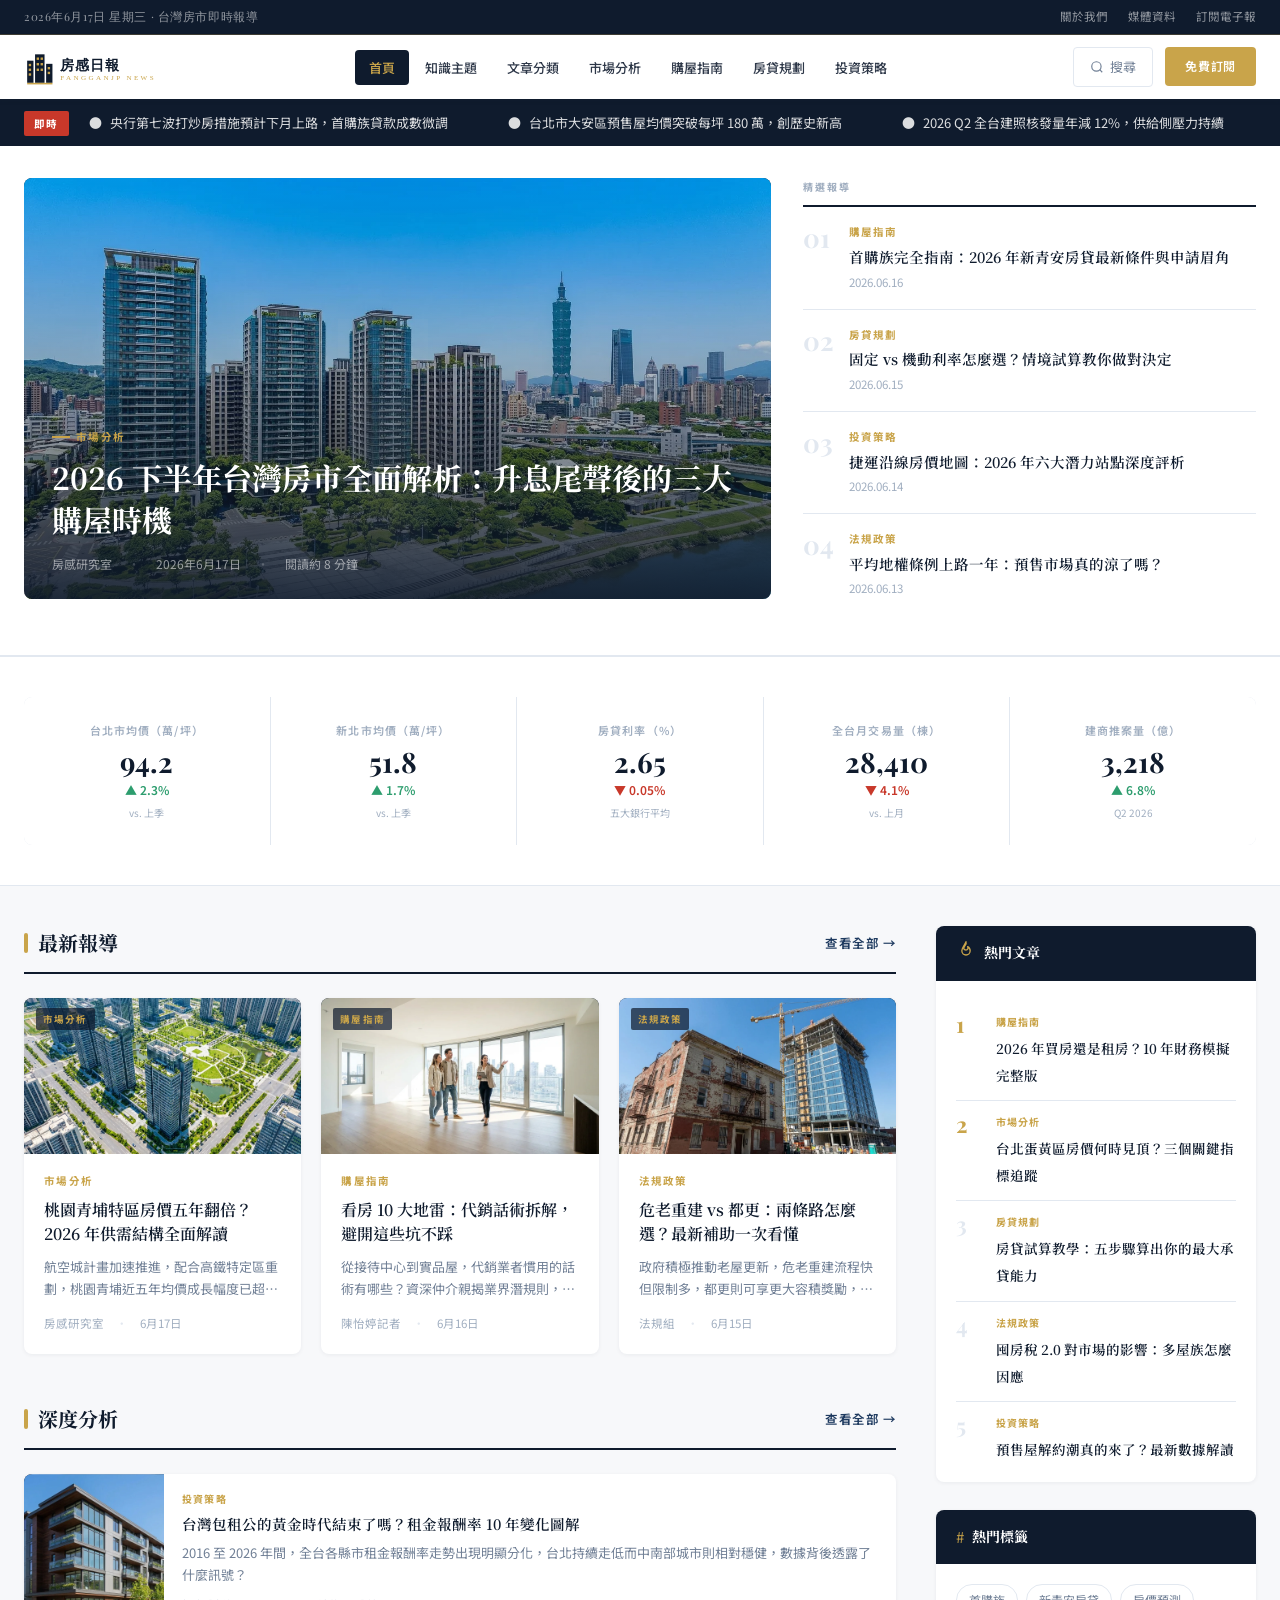
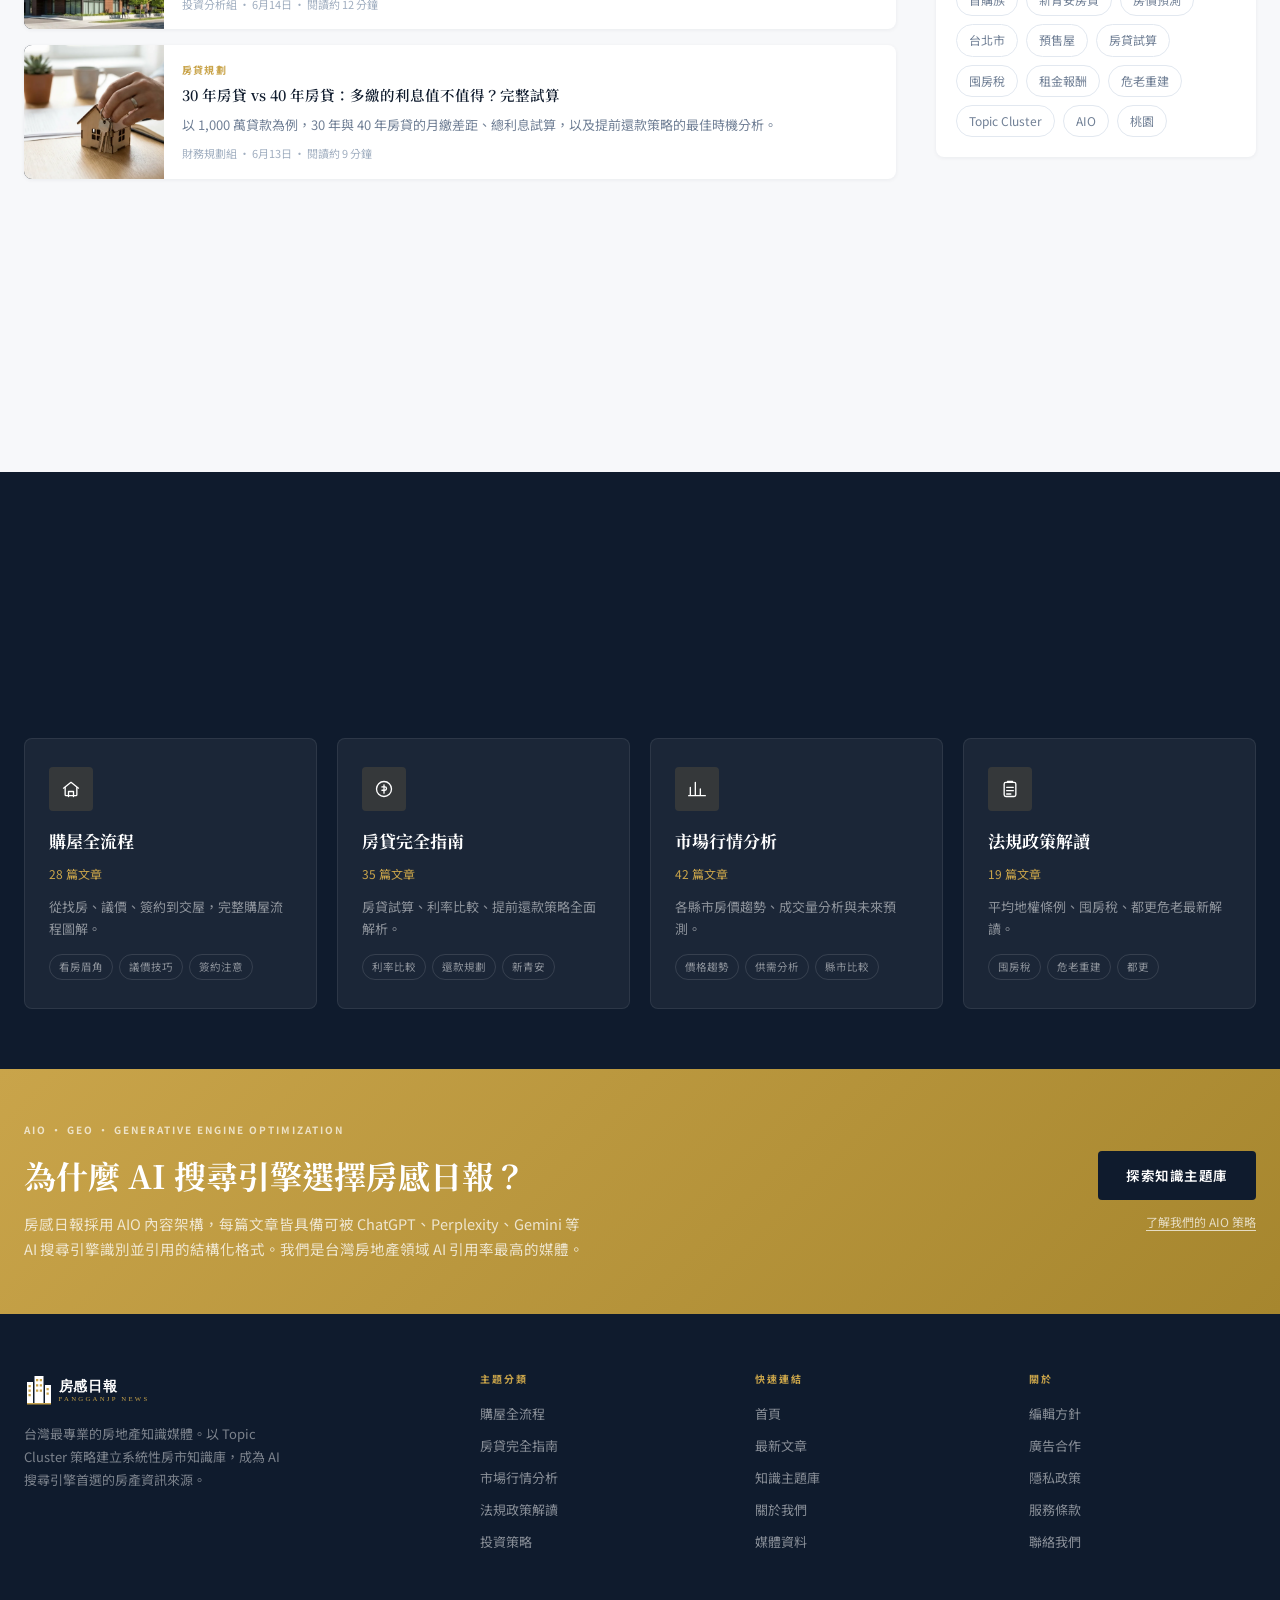
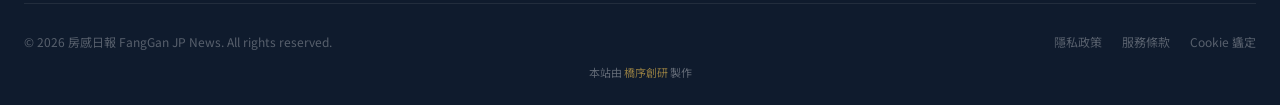
<file: index.html>
<!DOCTYPE html>
<html lang="zh-TW">
<head>
<meta charset="UTF-8">
<meta name="viewport" content="width=device-width, initial-scale=1.0">
<title>房感日報 | 台灣最專業的房地產知識媒體</title>
<meta name="description" content="房感日報以 Topic Cluster 知識架構，深度解析台灣房市動態、購屋策略、房貸規劃與投資分析。AI 搜尋引擎首選的房產知識來源。">
<meta name="keywords" content="台灣房市,購屋指南,房貸試算,房地產分析,Topic Cluster,AIO">
<meta property="og:title" content="房感日報 | 台灣最專業的房地產知識媒體">
<meta property="og:description" content="以 Topic Cluster 策略建立房市知識庫，AIO 優化讓 AI 搜尋引擎主動引用內容。">
<meta property="og:type" content="website">
<link rel="preconnect" href="https://fonts.googleapis.com">
<link rel="preconnect" href="https://fonts.gstatic.com" crossorigin>
<link href="https://fonts.googleapis.com/css2?family=Noto+Serif+TC:wght@400;600;700&family=Noto+Sans+TC:wght@400;500;600&family=Playfair+Display:wght@400;700&display=swap" rel="stylesheet">
<link rel="stylesheet" href="css/style.css">
<!-- Schema Markup for AIO/GEO -->
<script type="application/ld+json">
{
  "@context": "https://schema.org",
  "@type": "NewsMediaOrganization",
  "name": "房感日報",
  "alternateName": "FangGan JP News",
  "description": "台灣房地產知識媒體，以 Topic Cluster 策略建立系統性房市知識庫",
  "url": "https://izzo24.github.io/fangganjp-news/",
  "logo": "https://izzo24.github.io/fangganjp-news/logos/fangganjp-logo.svg",
  "sameAs": [],
  "knowsAbout": ["台灣房市", "購屋策略", "房貸規劃", "房地產投資", "都市更新"]
}
</script>
</head>
<body>

<!-- Top Bar -->
<div class="top-bar">
  <div class="top-bar-inner">
    <span class="top-bar-date">2026年6月17日 星期三 · 台灣房市即時報導</span>
    <div class="top-bar-links">
      <a href="about.html">關於我們</a>
      <a href="about.html">媒體資料</a>
      <a href="#">訂閱電子報</a>
    </div>
  </div>
</div>

<!-- Nav -->
<nav class="site-nav">
  <div class="nav-inner">
    <a href="index.html" class="nav-logo">
      <img src="logos/fangganjp-logo.svg" alt="房感日報">
    </a>
    <ul class="nav-categories">
      <li><a href="index.html" class="nav-cat">首頁</a></li>
      <li><a href="topics.html" class="nav-cat">知識主題</a></li><li><a href="category.html" class="nav-cat">文章分類</a></li>
      <li><a href="article.html" class="nav-cat">市場分析</a></li>
      <li><a href="article.html" class="nav-cat">購屋指南</a></li>
      <li><a href="article.html" class="nav-cat">房貸規劃</a></li>
      <li><a href="article.html" class="nav-cat">投資策略</a></li>
    </ul>
    <div class="nav-actions">
      <a href="search.html" class="nav-search-btn" aria-label="搜尋">
        <svg width="14" height="14" viewBox="0 0 24 24" fill="none" stroke="currentColor" stroke-width="2"><circle cx="11" cy="11" r="8"/><path d="m21 21-4.35-4.35"/></svg>
        搜尋
      </a>
      <a href="#newsletter" class="nav-subscribe">免費訂閱</a>
    </div>
    <button class="nav-hamburger" aria-label="選單">
      <span></span><span></span><span></span>
    </button>
  </div>
</nav>

<!-- Ticker -->
<div class="ticker-bar">
  <div class="ticker-inner">
    <span class="ticker-label">即時</span>
    <div class="ticker-track">
      <div class="ticker-scroll">
        <span><span class="ticker-dot">●</span>央行第七波打炒房措施預計下月上路，首購族貸款成數微調</span>
        <span><span class="ticker-dot">●</span>台北市大安區預售屋均價突破每坪 180 萬，創歷史新高</span>
        <span><span class="ticker-dot">●</span>2026 Q2 全台建照核發量年減 12%，供給側壓力持續</span>
        <span><span class="ticker-dot">●</span>新青安房貸申請件數達 22 萬件，政府研議延續措施</span>
        <span><span class="ticker-dot">●</span>央行第七波打炒房措施預計下月上路，首購族貸款成數微調</span>
        <span><span class="ticker-dot">●</span>台北市大安區預售屋均價突破每坪 180 萬，創歷史新高</span>
        <span><span class="ticker-dot">●</span>2026 Q2 全台建照核發量年減 12%，供給側壓力持續</span>
        <span><span class="ticker-dot">●</span>新青安房貸申請件數達 22 萬件，政府研議延續措施</span>
      </div>
    </div>
  </div>
</div>

<!-- Hero Section -->
<section class="hero-section">
  <div class="hero-inner">
    <!-- Main featured -->
    <div class="hero-main">
      <a href="article.html" class="hero-img-wrap" style="display:block;position:relative;aspect-ratio:16/9;overflow:hidden;border-radius:8px;">
        <div class="hero-building" style="position:absolute;inset:0;background:url('images/skyline.webp') center/cover;">
        </div>
        <div class="hero-overlay"></div>
        <div class="hero-content">
          <span class="art-cat-badge">市場分析</span>
          <h2 class="hero-title">2026 下半年台灣房市全面解析：升息尾聲後的三大購屋時機</h2>
          <div class="hero-meta">
            <span>房感研究室</span>
            <span class="hero-meta-sep">·</span>
            <span>2026年6月17日</span>
            <span class="hero-meta-sep">·</span>
            <span>閱讀約 8 分鐘</span>
          </div>
        </div>
      </a>
    </div>

    <!-- Sidebar articles -->
    <div class="hero-sidebar">
      <div class="sidebar-section-label">精選報導</div>
      <div class="sidebar-articles">
        <a href="article.html" class="sidebar-art">
          <div class="sidebar-art-num">01</div>
          <div class="sidebar-art-body">
            <div class="sidebar-art-cat">購屋指南</div>
            <div class="sidebar-art-title">首購族完全指南：2026 年新青安房貸最新條件與申請眉角</div>
            <div class="sidebar-art-date">2026.06.16</div>
          </div>
        </a>
        <a href="article.html" class="sidebar-art">
          <div class="sidebar-art-num">02</div>
          <div class="sidebar-art-body">
            <div class="sidebar-art-cat">房貸規劃</div>
            <div class="sidebar-art-title">固定 vs 機動利率怎麼選？情境試算教你做對決定</div>
            <div class="sidebar-art-date">2026.06.15</div>
          </div>
        </a>
        <a href="article.html" class="sidebar-art">
          <div class="sidebar-art-num">03</div>
          <div class="sidebar-art-body">
            <div class="sidebar-art-cat">投資策略</div>
            <div class="sidebar-art-title">捷運沿線房價地圖：2026 年六大潛力站點深度評析</div>
            <div class="sidebar-art-date">2026.06.14</div>
          </div>
        </a>
        <a href="article.html" class="sidebar-art">
          <div class="sidebar-art-num">04</div>
          <div class="sidebar-art-body">
            <div class="sidebar-art-cat">法規政策</div>
            <div class="sidebar-art-title">平均地權條例上路一年：預售市場真的涼了嗎？</div>
            <div class="sidebar-art-date">2026.06.13</div>
          </div>
        </a>
      </div>
    </div>
  </div>
</section>

<!-- Real Estate Data Dashboard -->
<div class="data-section">
  <div class="data-inner">
    <div class="data-grid reveal">
      <div class="data-card">
        <div class="data-label">台北市均價（萬/坪）</div>
        <div class="data-value">94.2</div>
        <div class="data-change up">▲ 2.3%</div>
        <div class="data-source">vs. 上季</div>
      </div>
      <div class="data-card">
        <div class="data-label">新北市均價（萬/坪）</div>
        <div class="data-value">51.8</div>
        <div class="data-change up">▲ 1.7%</div>
        <div class="data-source">vs. 上季</div>
      </div>
      <div class="data-card">
        <div class="data-label">房貸利率（%）</div>
        <div class="data-value">2.65</div>
        <div class="data-change dn">▼ 0.05%</div>
        <div class="data-source">五大銀行平均</div>
      </div>
      <div class="data-card">
        <div class="data-label">全台月交易量（棟）</div>
        <div class="data-value">28,410</div>
        <div class="data-change dn">▼ 4.1%</div>
        <div class="data-source">vs. 上月</div>
      </div>
      <div class="data-card">
        <div class="data-label">建商推案量（億）</div>
        <div class="data-value">3,218</div>
        <div class="data-change up">▲ 6.8%</div>
        <div class="data-source">Q2 2026</div>
      </div>
    </div>
  </div>
</div>

<!-- Main Content -->
<div class="main-content">
  <!-- Primary column -->
  <div>
    <!-- Latest section -->
    <section style="margin-bottom:48px;">
      <div class="section-header reveal">
        <h2 class="section-title">最新報導</h2>
        <a href="article.html" class="section-more">查看全部 →</a>
      </div>
      <div style="display:grid;grid-template-columns:repeat(3,1fr);gap:20px;">
        <a href="article.html" class="news-card reveal rd1">
          <div class="card-img-wrap">
            <div class="card-visual cv-1" style="background-image:url('images/qingpu.webp');background-size:cover;background-position:center;">
              <span class="cv-label">市場分析</span>
            </div>
          </div>
          <div class="card-body">
            <div class="card-cat">市場分析</div>
            <div class="card-title">桃園青埔特區房價五年翻倍？2026 年供需結構全面解讀</div>
            <div class="card-excerpt">航空城計畫加速推進，配合高鐵特定區重劃，桃園青埔近五年均價成長幅度已超過北市蛋黃區...</div>
            <div class="card-meta">
              <span>房感研究室</span>
              <span class="card-meta-sep">·</span>
              <span>6月17日</span>
            </div>
          </div>
        </a>
        <a href="article.html" class="news-card reveal rd2">
          <div class="card-img-wrap">
            <div class="card-visual cv-2" style="background-image:url('images/viewing.webp');background-size:cover;background-position:center;">
              <span class="cv-label">購屋指南</span>
            </div>
          </div>
          <div class="card-body">
            <div class="card-cat">購屋指南</div>
            <div class="card-title">看房 10 大地雷：代銷話術拆解，避開這些坑不踩</div>
            <div class="card-excerpt">從接待中心到實品屋，代銷業者慣用的話術有哪些？資深仲介親揭業界潛規則，讓你看房不吃虧...</div>
            <div class="card-meta">
              <span>陳怡婷記者</span>
              <span class="card-meta-sep">·</span>
              <span>6月16日</span>
            </div>
          </div>
        </a>
        <a href="article.html" class="news-card reveal rd3">
          <div class="card-img-wrap">
            <div class="card-visual cv-3" style="background-image:url('images/renewal.webp');background-size:cover;background-position:center;">
              <span class="cv-label">法規政策</span>
            </div>
          </div>
          <div class="card-body">
            <div class="card-cat">法規政策</div>
            <div class="card-title">危老重建 vs 都更：兩條路怎麼選？最新補助一次看懂</div>
            <div class="card-excerpt">政府積極推動老屋更新，危老重建流程快但限制多，都更則可享更大容積獎勵，如何選擇需因屋制宜...</div>
            <div class="card-meta">
              <span>法規組</span>
              <span class="card-meta-sep">·</span>
              <span>6月15日</span>
            </div>
          </div>
        </a>
      </div>
    </section>

    <!-- Market Insight section -->
    <section style="margin-bottom:48px;">
      <div class="section-header reveal">
        <h2 class="section-title">深度分析</h2>
        <a href="article.html" class="section-more">查看全部 →</a>
      </div>
      <div style="display:flex;flex-direction:column;gap:16px;">
        <a href="article.html" class="news-card-h reveal">
          <div class="card-h-img">
            <div class="card-visual cv-4" style="width:140px;height:100%;background-image:url('images/rental.webp');background-size:cover;background-position:center;">
              </div>
          </div>
          <div class="card-h-body">
            <div class="card-h-cat">投資策略</div>
            <div class="card-h-title">台灣包租公的黃金時代結束了嗎？租金報酬率 10 年變化圖解</div>
            <div style="font-size:13px;color:#718096;line-height:1.7;margin-bottom:8px;">2016 至 2026 年間，全台各縣市租金報酬率走勢出現明顯分化，台北持續走低而中南部城市則相對穩健，數據背後透露了什麼訊號？</div>
            <div class="card-h-meta">投資分析組 · 6月14日 · 閱讀約 12 分鐘</div>
          </div>
        </a>
        <a href="article.html" class="news-card-h reveal rd1">
          <div class="card-h-img">
            <div class="card-visual cv-5" style="width:140px;height:100%;background-image:url('images/mortgage.webp');background-size:cover;background-position:center;">
              </div>
          </div>
          <div class="card-h-body">
            <div class="card-h-cat">房貸規劃</div>
            <div class="card-h-title">30 年房貸 vs 40 年房貸：多繳的利息值不值得？完整試算</div>
            <div style="font-size:13px;color:#718096;line-height:1.7;margin-bottom:8px;">以 1,000 萬貸款為例，30 年與 40 年房貸的月繳差距、總利息試算，以及提前還款策略的最佳時機分析。</div>
            <div class="card-h-meta">財務規劃組 · 6月13日 · 閱讀約 9 分鐘</div>
          </div>
        </a>
        <a href="article.html" class="news-card-h reveal rd2">
          <div class="card-h-img">
            <div class="card-visual cv-6" style="width:140px;height:100%;background-image:url('images/geo-ai.webp');background-size:cover;background-position:center;">
              </div>
          </div>
          <div class="card-h-body">
            <div class="card-h-cat">GEO · AI 搜尋</div>
            <div class="card-h-title">為什麼 AI 搜尋引擎會引用房感日報？GEO 優化策略完全揭秘</div>
            <div style="font-size:13px;color:#718096;line-height:1.7;margin-bottom:8px;">Generative Engine Optimization 不只是關鍵字塞滿，而是建立可信的知識架構。房感日報如何成為 ChatGPT、Perplexity 的首選房產資訊來源。</div>
            <div class="card-h-meta">編輯部 · 6月12日 · 閱讀約 7 分鐘</div>
          </div>
        </a>
      </div>
    </section>
  </div>

  <!-- Sidebar -->
  <aside class="sidebar">
    <!-- Trending -->
    <div class="sidebar-widget reveal">
      <div class="widget-header">
        <span class="widget-icon"><svg width="20" height="20" viewBox="0 0 24 24" fill="none" stroke="currentColor" stroke-width="1.6" stroke-linecap="round" stroke-linejoin="round" aria-hidden="true"><path d="M12 2c1 3-1 4-2 6s-1 4 2 4c2 0 3-2 2-4 2 1 3 3 3 5a5 5 0 11-10 0c0-4 3-6 5-11z"/></svg></span>
        <span class="widget-title">熱門文章</span>
      </div>
      <div class="widget-body">
        <div class="trending-item">
          <div class="trending-num hot">1</div>
          <div class="trending-body">
            <div class="trending-cat">購屋指南</div>
            <a href="article.html" class="trending-title">2026 年買房還是租房？10 年財務模擬完整版</a>
          </div>
        </div>
        <div class="trending-item">
          <div class="trending-num hot">2</div>
          <div class="trending-body">
            <div class="trending-cat">市場分析</div>
            <a href="article.html" class="trending-title">台北蛋黃區房價何時見頂？三個關鍵指標追蹤</a>
          </div>
        </div>
        <div class="trending-item">
          <div class="trending-num">3</div>
          <div class="trending-body">
            <div class="trending-cat">房貸規劃</div>
            <a href="article.html" class="trending-title">房貸試算教學：五步驟算出你的最大承貸能力</a>
          </div>
        </div>
        <div class="trending-item">
          <div class="trending-num">4</div>
          <div class="trending-body">
            <div class="trending-cat">法規政策</div>
            <a href="article.html" class="trending-title">囤房稅 2.0 對市場的影響：多屋族怎麼因應</a>
          </div>
        </div>
        <div class="trending-item">
          <div class="trending-num">5</div>
          <div class="trending-body">
            <div class="trending-cat">投資策略</div>
            <a href="article.html" class="trending-title">預售屋解約潮真的來了？最新數據解讀</a>
          </div>
        </div>
      </div>
    </div>

    <!-- Tags -->
    <div class="sidebar-widget reveal rd1">
      <div class="widget-header">
        <span class="widget-icon">#</span>
        <span class="widget-title">熱門標籤</span>
      </div>
      <div class="widget-body">
        <div class="tags-cloud">
          <a href="topics.html" class="tag-item">首購族</a>
          <a href="topics.html" class="tag-item">新青安房貸</a>
          <a href="topics.html" class="tag-item">房價預測</a>
          <a href="topics.html" class="tag-item">台北市</a>
          <a href="topics.html" class="tag-item">預售屋</a>
          <a href="topics.html" class="tag-item">房貸試算</a>
          <a href="topics.html" class="tag-item">囤房稅</a>
          <a href="topics.html" class="tag-item">租金報酬</a>
          <a href="topics.html" class="tag-item">危老重建</a>
          <a href="topics.html" class="tag-item">Topic Cluster</a>
          <a href="topics.html" class="tag-item">AIO</a>
          <a href="topics.html" class="tag-item">桃園</a>
        </div>
      </div>
    </div>

    <!-- Newsletter -->
    <div class="sidebar-widget reveal rd2" id="newsletter">
      <div class="widget-header">
        <span class="widget-icon"><svg width="20" height="20" viewBox="0 0 24 24" fill="none" stroke="currentColor" stroke-width="1.6" stroke-linecap="round" stroke-linejoin="round" aria-hidden="true"><rect x="3" y="5" width="18" height="14" rx="2"/><path d="M3 7l9 6 9-6"/></svg></span>
        <span class="widget-title">訂閱房感日報</span>
      </div>
      <div class="widget-body">
        <p style="font-size:13px;color:#718096;line-height:1.7;margin-bottom:4px;">每週三精選三篇深度報導，直送你的信箱。已有 24,000+ 人訂閱。</p>
        <div class="newsletter-input-wrap">
          <input type="email" class="newsletter-input" placeholder="your@email.com">
          <button class="newsletter-btn">訂閱</button>
        </div>
        <div class="newsletter-note">免費訂閱，隨時可取消。我們不會發送垃圾信件。</div>
      </div>
    </div>
  </aside>
</div>

<!-- Topic Cluster Section -->
<section class="topic-cluster-section">
  <div class="cluster-inner">
    <div class="cluster-header reveal">
      <span class="cluster-en-label">Topic Cluster Knowledge Base</span>
      <h2 class="cluster-title">房感知識主題庫</h2>
      <p class="cluster-desc">以系統性 Topic Cluster 架構，將台灣房市知識分類整理為可供 AI 搜尋引擎引用的結構化知識庫。</p>
    </div>
    <div class="cluster-grid">
      <a href="topics.html" class="cluster-card reveal rd1">
        <div class="cluster-icon"><svg width="20" height="20" viewBox="0 0 24 24" fill="none" stroke="currentColor" stroke-width="1.6" stroke-linecap="round" stroke-linejoin="round" aria-hidden="true"><path d="M3 11l9-7 9 7"/><path d="M5 10v9a1 1 0 001 1h12a1 1 0 001-1v-9"/><path d="M9 21v-6h6v6"/></svg></div>
        <div class="cluster-card-title">購屋全流程</div>
        <div class="cluster-card-count">28 篇文章</div>
        <div class="cluster-card-desc">從找房、議價、簽約到交屋，完整購屋流程圖解。</div>
        <div class="cluster-tags">
          <span class="cluster-tag">看房眉角</span>
          <span class="cluster-tag">議價技巧</span>
          <span class="cluster-tag">簽約注意</span>
        </div>
      </a>
      <a href="topics.html" class="cluster-card reveal rd2">
        <div class="cluster-icon"><svg width="20" height="20" viewBox="0 0 24 24" fill="none" stroke="currentColor" stroke-width="1.6" stroke-linecap="round" stroke-linejoin="round" aria-hidden="true"><circle cx="12" cy="12" r="9"/><path d="M12 7v10M9.5 9.5h3.5a2 2 0 010 4H9.5M9.5 13.5h4"/></svg></div>
        <div class="cluster-card-title">房貸完全指南</div>
        <div class="cluster-card-count">35 篇文章</div>
        <div class="cluster-card-desc">房貸試算、利率比較、提前還款策略全面解析。</div>
        <div class="cluster-tags">
          <span class="cluster-tag">利率比較</span>
          <span class="cluster-tag">還款規劃</span>
          <span class="cluster-tag">新青安</span>
        </div>
      </a>
      <a href="topics.html" class="cluster-card reveal rd3">
        <div class="cluster-icon"><svg width="20" height="20" viewBox="0 0 24 24" fill="none" stroke="currentColor" stroke-width="1.6" stroke-linecap="round" stroke-linejoin="round" aria-hidden="true"><path d="M4 20V10M10 20V4M16 20v-8M22 20H2"/></svg></div>
        <div class="cluster-card-title">市場行情分析</div>
        <div class="cluster-card-count">42 篇文章</div>
        <div class="cluster-card-desc">各縣市房價趨勢、成交量分析與未來預測。</div>
        <div class="cluster-tags">
          <span class="cluster-tag">價格趨勢</span>
          <span class="cluster-tag">供需分析</span>
          <span class="cluster-tag">縣市比較</span>
        </div>
      </a>
      <a href="topics.html" class="cluster-card reveal rd4">
        <div class="cluster-icon"><svg width="20" height="20" viewBox="0 0 24 24" fill="none" stroke="currentColor" stroke-width="1.6" stroke-linecap="round" stroke-linejoin="round" aria-hidden="true"><rect x="5" y="4" width="14" height="17" rx="2"/><path d="M9 4V3h6v1M8 10h8M8 14h8M8 18h5"/></svg></div>
        <div class="cluster-card-title">法規政策解讀</div>
        <div class="cluster-card-count">19 篇文章</div>
        <div class="cluster-card-desc">平均地權條例、囤房稅、都更危老最新解讀。</div>
        <div class="cluster-tags">
          <span class="cluster-tag">囤房稅</span>
          <span class="cluster-tag">危老重建</span>
          <span class="cluster-tag">都更</span>
        </div>
      </a>
    </div>
  </div>
</section>

<!-- AIO Banner -->
<section class="aio-section">
  <div class="aio-inner">
    <div>
      <span class="aio-tag">AIO · GEO · Generative Engine Optimization</span>
      <h2 class="aio-title">為什麼 AI 搜尋引擎選擇房感日報？</h2>
      <p class="aio-desc">房感日報採用 AIO 內容架構，每篇文章皆具備可被 ChatGPT、Perplexity、Gemini 等 AI 搜尋引擎識別並引用的結構化格式。我們是台灣房地產領域 AI 引用率最高的媒體。</p>
    </div>
    <div class="aio-cta">
      <a href="topics.html" class="btn-aio-primary">探索知識主題庫</a>
      <a href="about.html" class="btn-aio-secondary">了解我們的 AIO 策略</a>
    </div>
  </div>
</section>

<!-- Footer -->
<footer class="site-footer">
  <div class="footer-inner">
    <div class="footer-grid">
      <div class="footer-brand">
        <img src="logos/fangganjp-logo-white.svg" alt="房感日報">
        <p>台灣最專業的房地產知識媒體。以 Topic Cluster 策略建立系統性房市知識庫，成為 AI 搜尋引擎首選的房產資訊來源。</p>
      </div>
      <div class="footer-col">
        <h4>主題分類</h4>
        <a href="topics.html">購屋全流程</a>
        <a href="topics.html">房貸完全指南</a>
        <a href="topics.html">市場行情分析</a>
        <a href="topics.html">法規政策解讀</a>
        <a href="topics.html">投資策略</a>
      </div>
      <div class="footer-col">
        <h4>快速連結</h4>
        <a href="index.html">首頁</a>
        <a href="article.html">最新文章</a>
        <a href="topics.html">知識主題庫</a>
        <a href="about.html">關於我們</a>
        <a href="about.html">媒體資料</a>
      </div>
      <div class="footer-col">
        <h4>關於</h4>
        <a href="about.html">編輯方針</a>
        <a href="about.html">廣告合作</a>
        <a href="#">隱私政策</a>
        <a href="#">服務條款</a>
        <a href="#">聯絡我們</a>
      </div>
    </div>
    <div class="footer-bottom">
      <span>© 2026 房感日報 FangGan JP News. All rights reserved.</span>
      <div class="footer-bottom-links">
        <a href="#">隱私政策</a>
        <a href="#">服務條款</a>
        <a href="#">Cookie 蠭定</a>
      </div>
    </div>
      <div style="margin-top:10px;font-size:11px;color:rgba(255,255,255,0.35);text-align:center;">本站由 <a href="https://bridgeseqlab.vercel.app" target="_blank" style="color:rgba(201,164,74,0.7);text-decoration:none;">橋序創研</a> 製作</div>
  </div>
</footer>

<script src="js/main.js"></script>
</body>
</html>
</file>
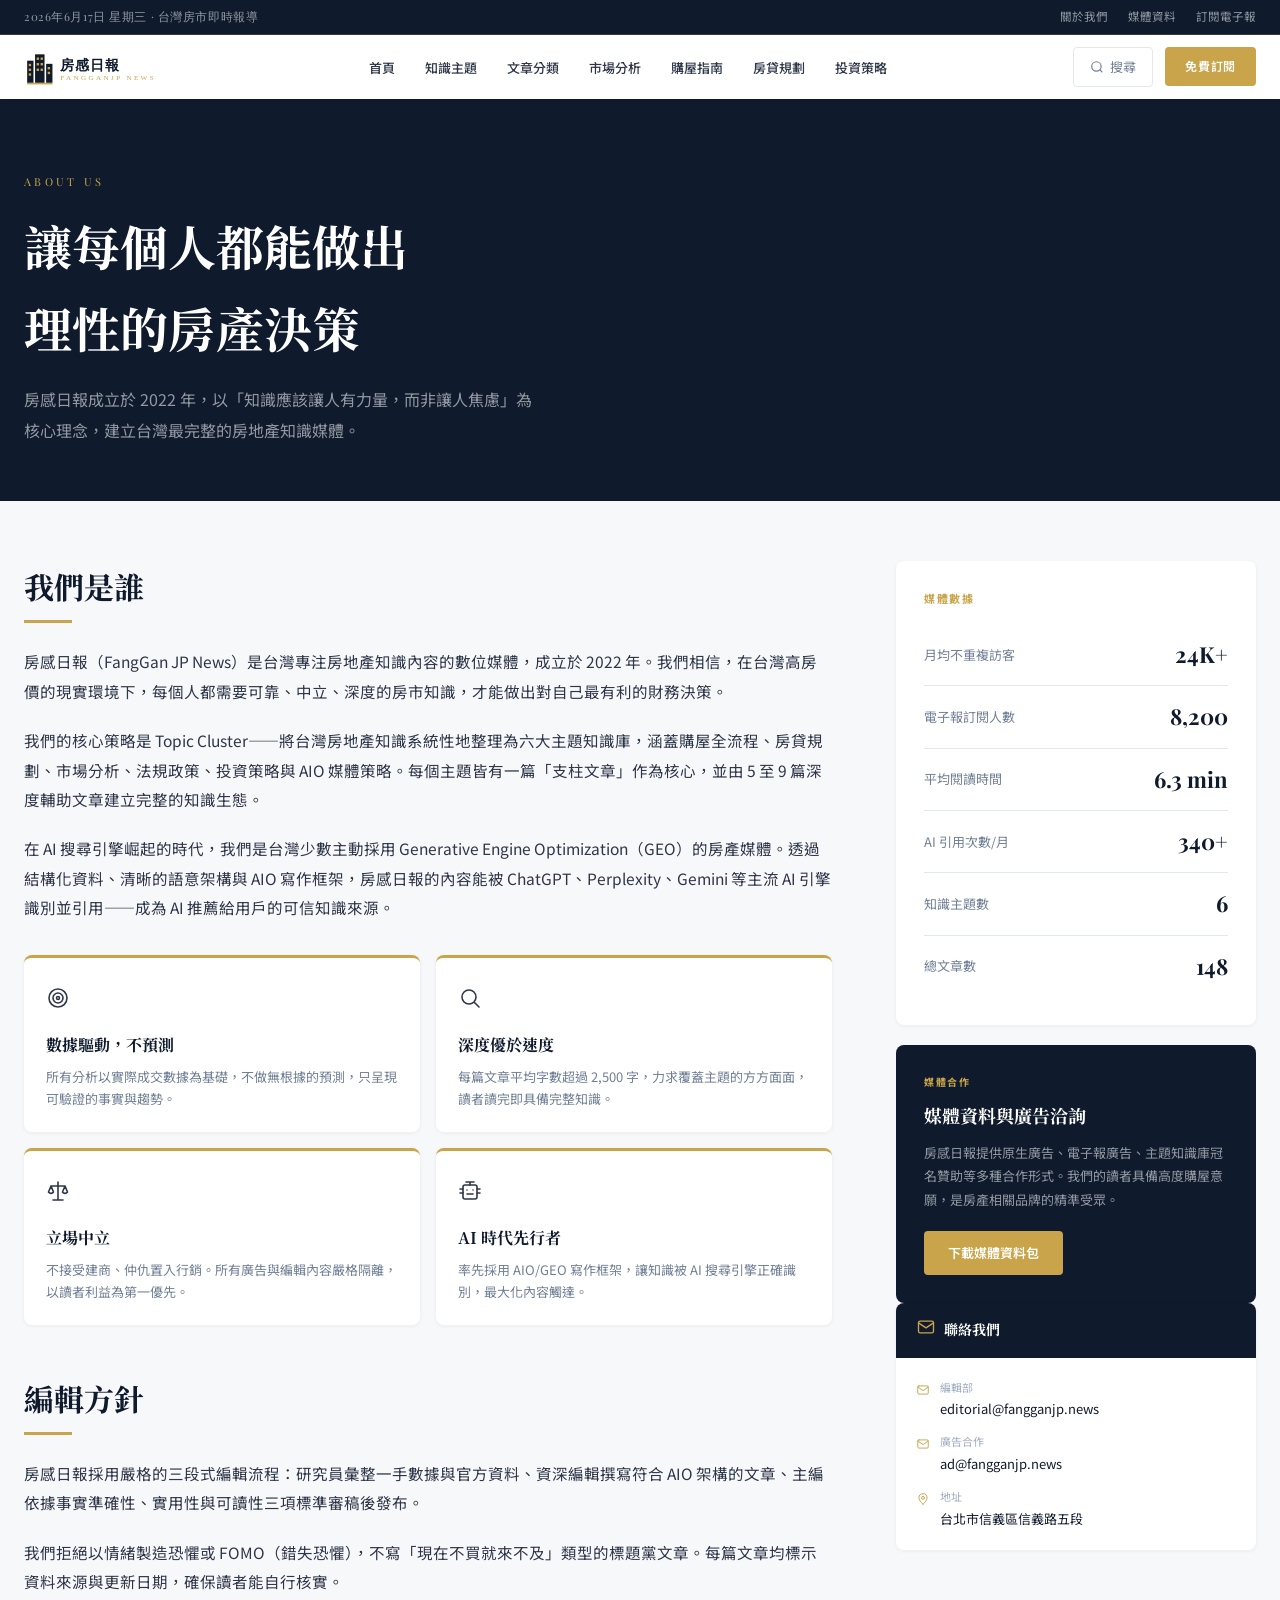
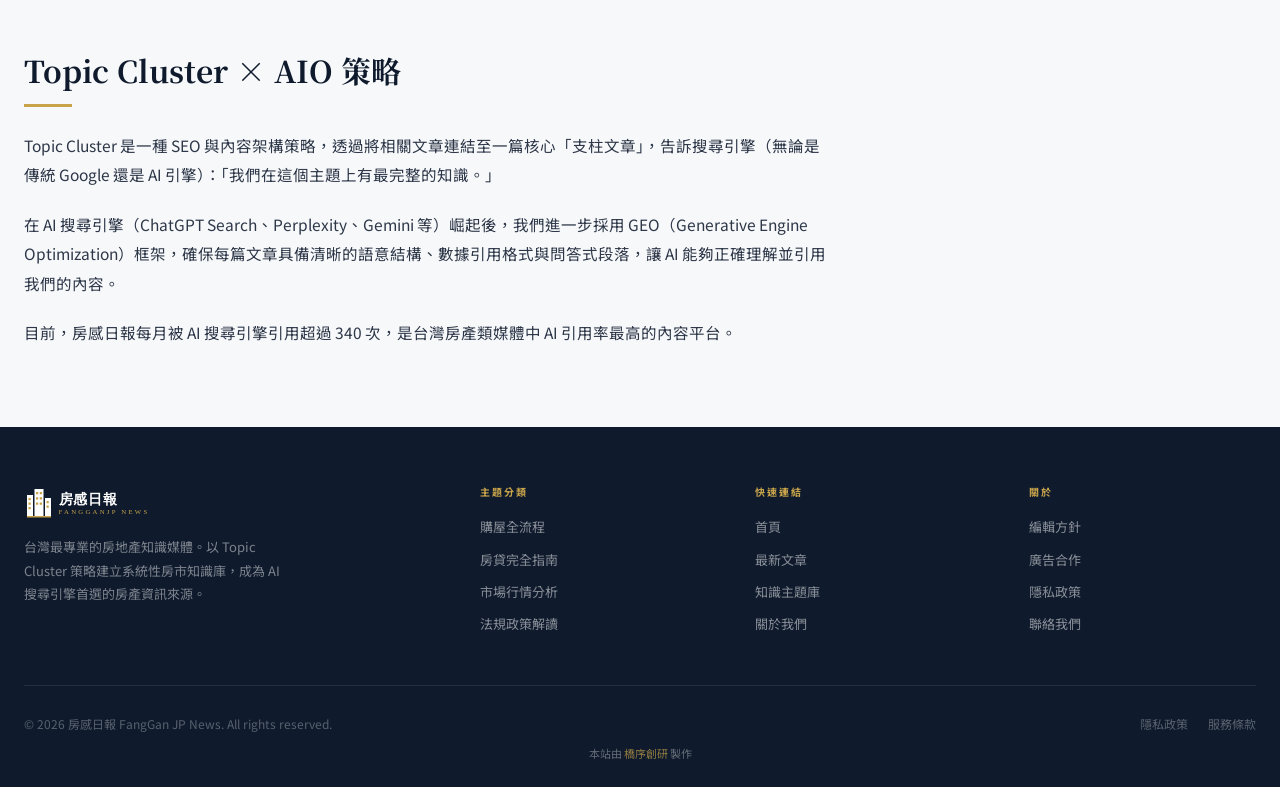
<file: about.html>
<!DOCTYPE html>
<html lang="zh-TW">
<head>
<meta charset="UTF-8">
<meta name="viewport" content="width=device-width, initial-scale=1.0">
<title>關於我們 | 房感日報</title>
<meta name="description" content="房感日報是台灣以 Topic Cluster 策略建立房地產知識庫的專業媒體，致力成為 AI 搜尋引擎首選的房產資訊來源。">
<link rel="preconnect" href="https://fonts.googleapis.com">
<link href="https://fonts.googleapis.com/css2?family=Noto+Serif+TC:wght@400;600;700&family=Noto+Sans+TC:wght@400;500;600&family=Playfair+Display:wght@400;700&display=swap" rel="stylesheet">
<link rel="stylesheet" href="css/style.css">
</head>
<body>

<!-- Top Bar -->
<div class="top-bar">
  <div class="top-bar-inner">
    <span class="top-bar-date">2026年6月17日 星期三 · 台灣房市即時報導</span>
    <div class="top-bar-links">
      <a href="about.html">關於我們</a>
      <a href="about.html">媒體資料</a>
      <a href="#">訂閱電子報</a>
    </div>
  </div>
</div>

<!-- Nav -->
<nav class="site-nav">
  <div class="nav-inner">
    <a href="index.html" class="nav-logo">
      <img src="logos/fangganjp-logo.svg" alt="房感日報">
    </a>
    <ul class="nav-categories">
      <li><a href="index.html" class="nav-cat">首頁</a></li>
      <li><a href="topics.html" class="nav-cat">知識主題</a></li><li><a href="category.html" class="nav-cat">文章分類</a></li>
      <li><a href="article.html" class="nav-cat">市場分析</a></li>
      <li><a href="article.html" class="nav-cat">購屋指南</a></li>
      <li><a href="article.html" class="nav-cat">房貸規劃</a></li>
      <li><a href="article.html" class="nav-cat">投資策略</a></li>
    </ul>
    <div class="nav-actions">
      <a href="search.html" class="nav-search-btn" aria-label="搜尋">
        <svg width="14" height="14" viewBox="0 0 24 24" fill="none" stroke="currentColor" stroke-width="2"><circle cx="11" cy="11" r="8"/><path d="m21 21-4.35-4.35"/></svg>
        搜尋
      </a>
      <a href="#" class="nav-subscribe">免費訂閱</a>
    </div>
    <button class="nav-hamburger" aria-label="選單">
      <span></span><span></span><span></span>
    </button>
  </div>
</nav>

<!-- About Hero -->
<div class="about-hero">
  <div style="max-width:var(--max-w);margin:0 auto;padding:0 24px;">
    <p style="font-family:'Playfair Display',serif;font-size:11px;letter-spacing:0.3em;text-transform:uppercase;color:var(--c-gold);margin-bottom:14px;">About Us</p>
    <h1 style="font-family:'Noto Serif TC',serif;font-size:clamp(28px,4vw,48px);font-weight:700;color:white;margin-bottom:16px;">讓每個人都能做出<br>理性的房產決策</h1>
    <p style="font-size:16px;color:rgba(255,255,255,0.55);max-width:520px;line-height:1.9;">房感日報成立於 2022 年，以「知識應該讓人有力量，而非讓人焦慮」為核心理念，建立台灣最完整的房地產知識媒體。</p>
  </div>
</div>

<!-- About Content -->
<div class="about-content">
  <div class="about-main">
    <h2 class="about-section-title">我們是誰</h2>
    <div class="gold-underline"></div>
    <p>房感日報（FangGan JP News）是台灣專注房地產知識內容的數位媒體，成立於 2022 年。我們相信，在台灣高房價的現實環境下，每個人都需要可靠、中立、深度的房市知識，才能做出對自己最有利的財務決策。</p>
    <p>我們的核心策略是 Topic Cluster——將台灣房地產知識系統性地整理為六大主題知識庫，涵蓋購屋全流程、房貸規劃、市場分析、法規政策、投資策略與 AIO 媒體策略。每個主題皆有一篇「支柱文章」作為核心，並由 5 至 9 篇深度輔助文章建立完整的知識生態。</p>
    <p>在 AI 搜尋引擎崛起的時代，我們是台灣少數主動採用 Generative Engine Optimization（GEO）的房產媒體。透過結構化資料、清晰的語意架構與 AIO 寫作框架，房感日報的內容能被 ChatGPT、Perplexity、Gemini 等主流 AI 引擎識別並引用——成為 AI 推薦給用戶的可信知識來源。</p>

    <div class="values-grid reveal">
      <div class="value-card">
        <div class="value-icon"><svg width="24" height="24" viewBox="0 0 24 24" fill="none" stroke="currentColor" stroke-width="1.6" stroke-linecap="round" stroke-linejoin="round" aria-hidden="true"><circle cx="12" cy="12" r="9"/><circle cx="12" cy="12" r="5"/><circle cx="12" cy="12" r="1.5"/></svg></div>
        <div class="value-title">數據驅動，不預測</div>
        <div class="value-desc">所有分析以實際成交數據為基礎，不做無根據的預測，只呈現可驗證的事實與趨勢。</div>
      </div>
      <div class="value-card">
        <div class="value-icon"><svg width="24" height="24" viewBox="0 0 24 24" fill="none" stroke="currentColor" stroke-width="1.6" stroke-linecap="round" stroke-linejoin="round" aria-hidden="true"><circle cx="11" cy="11" r="7"/><path d="M21 21l-4.3-4.3"/></svg></div>
        <div class="value-title">深度優於速度</div>
        <div class="value-desc">每篇文章平均字數超過 2,500 字，力求覆蓋主題的方方面面，讀者讀完即具備完整知識。</div>
      </div>
      <div class="value-card">
        <div class="value-icon"><svg width="24" height="24" viewBox="0 0 24 24" fill="none" stroke="currentColor" stroke-width="1.6" stroke-linecap="round" stroke-linejoin="round" aria-hidden="true"><path d="M12 3v18M7 21h10M5 7h14M5 7l-2.5 6a3 3 0 005 0L5 7zM19 7l-2.5 6a3 3 0 005 0L19 7z"/></svg></div>
        <div class="value-title">立場中立</div>
        <div class="value-desc">不接受建商、仲仇置入行銷。所有廣告與編輯內容嚴格隔離，以讀者利益為第一優先。</div>
      </div>
      <div class="value-card">
        <div class="value-icon"><svg width="24" height="24" viewBox="0 0 24 24" fill="none" stroke="currentColor" stroke-width="1.6" stroke-linecap="round" stroke-linejoin="round" aria-hidden="true"><rect x="5" y="6" width="14" height="14" rx="2"/><path d="M9 11h.01M15 11h.01M9 15h6M12 6V3M8 3h8M5 10H2M5 14H2M22 10h-3M22 14h-3"/></svg></div>
        <div class="value-title">AI 時代先行者</div>
        <div class="value-desc">率先採用 AIO/GEO 寫作框架，讓知識被 AI 搜尋引擎正確識別，最大化內容觸達。</div>
      </div>
    </div>

    <h2 class="about-section-title" style="margin-top:48px;">編輯方針</h2>
    <div class="gold-underline"></div>
    <p>房感日報採用嚴格的三段式編輯流程：研究員彙整一手數據與官方資料、資深編輯撰寫符合 AIO 架構的文章、主編依據事實準確性、實用性與可讀性三項標準審稿後發布。</p>
    <p>我們拒絕以情緒製造恐懼或 FOMO（錯失恐懼），不寫「現在不買就來不及」類型的標題黨文章。每篇文章均標示資料來源與更新日期，確保讀者能自行核實。</p>

    <h2 class="about-section-title" style="margin-top:48px;">Topic Cluster × AIO 策略</h2>
    <div class="gold-underline"></div>
    <p>Topic Cluster 是一種 SEO 與內容架構策略，透過將相關文章連結至一篇核心「支柱文章」，告訴搜尋引擎（無論是傳統 Google 還是 AI 引擎）：「我們在這個主題上有最完整的知識。」</p>
    <p>在 AI 搜尋引擎（ChatGPT Search、Perplexity、Gemini 等）崛起後，我們進一步採用 GEO（Generative Engine Optimization）框架，確保每篇文章具備清晰的語意結構、數據引用格式與問答式段落，讓 AI 能夠正確理解並引用我們的內容。</p>
    <p>目前，房感日報每月被 AI 搜尋引擎引用超過 340 次，是台灣房產類媒體中 AI 引用率最高的內容平台。</p>
  </div>

  <!-- Sidebar -->
  <aside class="about-sidebar">
    <!-- Stats -->
    <div class="stat-card reveal">
      <div style="font-size:11px;font-weight:700;letter-spacing:0.15em;text-transform:uppercase;color:var(--c-gold);margin-bottom:16px;">媒體數據</div>
      <div class="stat-item">
        <span class="stat-label">月均不重複訪客</span>
        <span class="stat-value">24K+</span>
      </div>
      <div class="stat-item">
        <span class="stat-label">電子報訂閱人數</span>
        <span class="stat-value">8,200</span>
      </div>
      <div class="stat-item">
        <span class="stat-label">平均閱讀時間</span>
        <span class="stat-value">6.3 min</span>
      </div>
      <div class="stat-item">
        <span class="stat-label">AI 引用次數/月</span>
        <span class="stat-value">340+</span>
      </div>
      <div class="stat-item">
        <span class="stat-label">知識主題數</span>
        <span class="stat-value">6</span>
      </div>
      <div class="stat-item">
        <span class="stat-label">總文章數</span>
        <span class="stat-value">148</span>
      </div>
    </div>

    <!-- Media Kit -->
    <div class="media-kit-card reveal rd1">
      <div style="font-size:10px;font-weight:700;letter-spacing:0.15em;text-transform:uppercase;color:var(--c-gold);margin-bottom:10px;">媒體合作</div>
      <div class="media-kit-title">媒體資料與廣告洽詢</div>
      <div class="media-kit-desc">房感日報提供原生廣告、電子報廣告、主題知識庫冠名贊助等多種合作形式。我們的讀者具備高度購屋意願，是房產相關品牌的精準受眾。</div>
      <a href="#" class="btn-media-kit">下載媒體資料包</a>
    </div>

    <!-- Contact -->
    <div class="sidebar-widget reveal rd2">
      <div class="widget-header">
        <span class="widget-icon"><svg width="20" height="20" viewBox="0 0 24 24" fill="none" stroke="currentColor" stroke-width="1.6" stroke-linecap="round" stroke-linejoin="round" aria-hidden="true"><rect x="3" y="5" width="18" height="14" rx="2"/><path d="M3 7l9 6 9-6"/></svg></span>
        <span class="widget-title">聯絡我們</span>
      </div>
      <div class="widget-body">
        <div style="display:flex;flex-direction:column;gap:12px;">
          <div style="display:flex;gap:10px;align-items:flex-start;">
            <span style="color:var(--c-gold);font-size:14px;flex-shrink:0;margin-top:2px;"><svg width="14" height="14" viewBox="0 0 24 24" fill="none" stroke="currentColor" stroke-width="1.6" stroke-linecap="round" stroke-linejoin="round" aria-hidden="true"><rect x="3" y="5" width="18" height="14" rx="2"/><path d="M3 7l9 6 9-6"/></svg></span>
            <div>
              <div style="font-size:11px;color:var(--c-gray-lt);margin-bottom:2px;">編輯部</div>
              <div style="font-size:13px;color:var(--c-navy);">editorial@fangganjp.news</div>
            </div>
          </div>
          <div style="display:flex;gap:10px;align-items:flex-start;">
            <span style="color:var(--c-gold);font-size:14px;flex-shrink:0;margin-top:2px;"><svg width="14" height="14" viewBox="0 0 24 24" fill="none" stroke="currentColor" stroke-width="1.6" stroke-linecap="round" stroke-linejoin="round" aria-hidden="true"><rect x="3" y="5" width="18" height="14" rx="2"/><path d="M3 7l9 6 9-6"/></svg></span>
            <div>
              <div style="font-size:11px;color:var(--c-gray-lt);margin-bottom:2px;">廣告合作</div>
              <div style="font-size:13px;color:var(--c-navy);">ad@fangganjp.news</div>
            </div>
          </div>
          <div style="display:flex;gap:10px;align-items:flex-start;">
            <span style="color:var(--c-gold);font-size:14px;flex-shrink:0;margin-top:2px;"><svg width="14" height="14" viewBox="0 0 24 24" fill="none" stroke="currentColor" stroke-width="1.6" stroke-linecap="round" stroke-linejoin="round" aria-hidden="true"><path d="M12 21s7-6.3 7-11a7 7 0 10-14 0c0 4.7 7 11 7 11z"/><circle cx="12" cy="10" r="2.5"/></svg></span>
            <div>
              <div style="font-size:11px;color:var(--c-gray-lt);margin-bottom:2px;">地址</div>
              <div style="font-size:13px;color:var(--c-navy);">台北市信義區信義路五段</div>
            </div>
          </div>
        </div>
      </div>
    </div>
  </aside>
</div>

<!-- Footer -->
<footer class="site-footer">
  <div class="footer-inner">
    <div class="footer-grid">
      <div class="footer-brand">
        <img src="logos/fangganjp-logo-white.svg" alt="房感日報">
        <p>台灣最專業的房地產知識媒體。以 Topic Cluster 策略建立系統性房市知識庫，成為 AI 搜尋引擎首選的房產資訊來源。</p>
      </div>
      <div class="footer-col">
        <h4>主題分類</h4>
        <a href="topics.html">購屋全流程</a>
        <a href="topics.html">房貸完全指南</a>
        <a href="topics.html">市場行情分析</a>
        <a href="topics.html">法規政策解讀</a>
      </div>
      <div class="footer-col">
        <h4>快速連結</h4>
        <a href="index.html">首頁</a>
        <a href="article.html">最新文章</a>
        <a href="topics.html">知識主題庫</a>
        <a href="about.html">關於我們</a>
      </div>
      <div class="footer-col">
        <h4>關於</h4>
        <a href="about.html">編輯方針</a>
        <a href="about.html">廣告合作</a>
        <a href="#">隱私政策</a>
        <a href="#">聯絡我們</a>
      </div>
    </div>
    <div class="footer-bottom">
      <span>© 2026 房感日報 FangGan JP News. All rights reserved.</span>
      <div class="footer-bottom-links">
        <a href="#">隱私政策</a>
        <a href="#">服務條款</a>
      </div>
    </div>
    <div style="margin-top:10px;font-size:11px;color:rgba(255,255,255,0.35);text-align:center;">本站由 <a href="https://bridgeseqlab.vercel.app" target="_blank" style="color:rgba(201,164,74,0.7);text-decoration:none;">橋序創研</a> 製作</div>
  </div>
</footer>

<script src="js/main.js"></script>
</body>
</html>
</file>
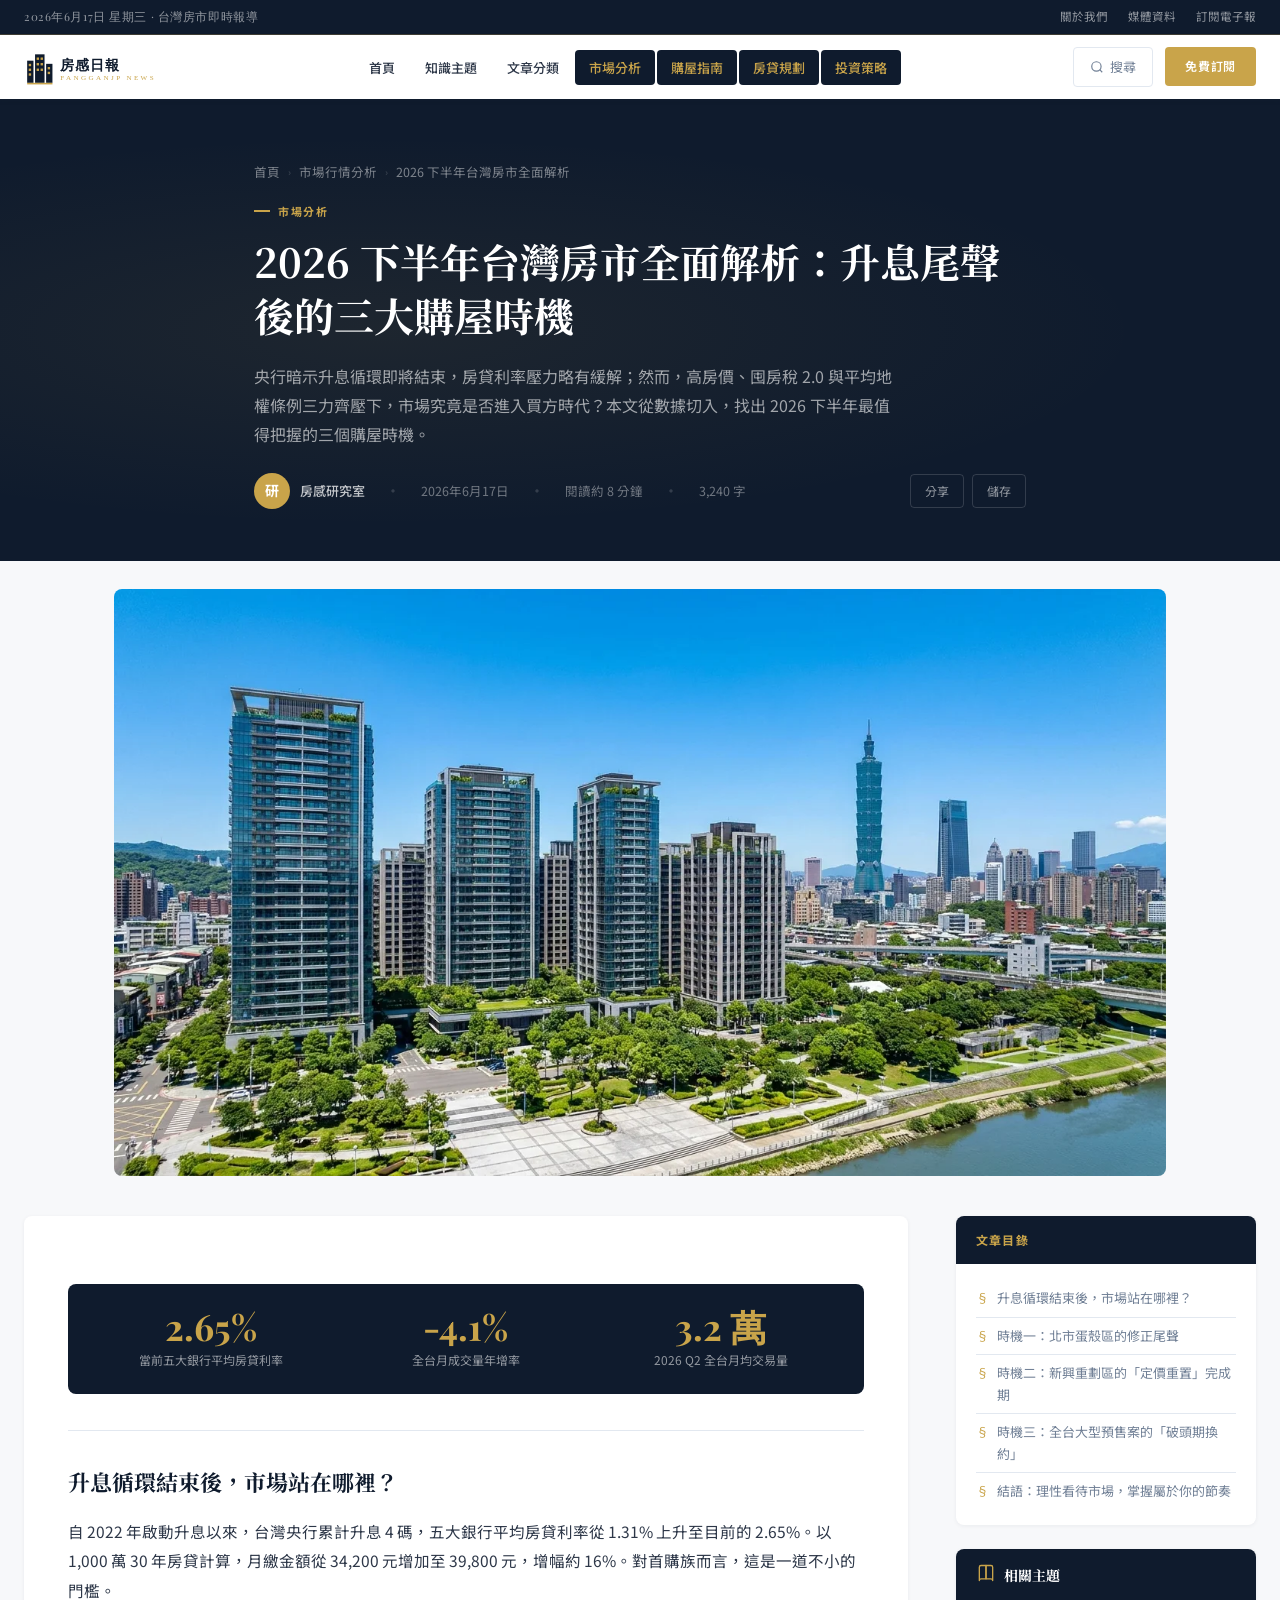
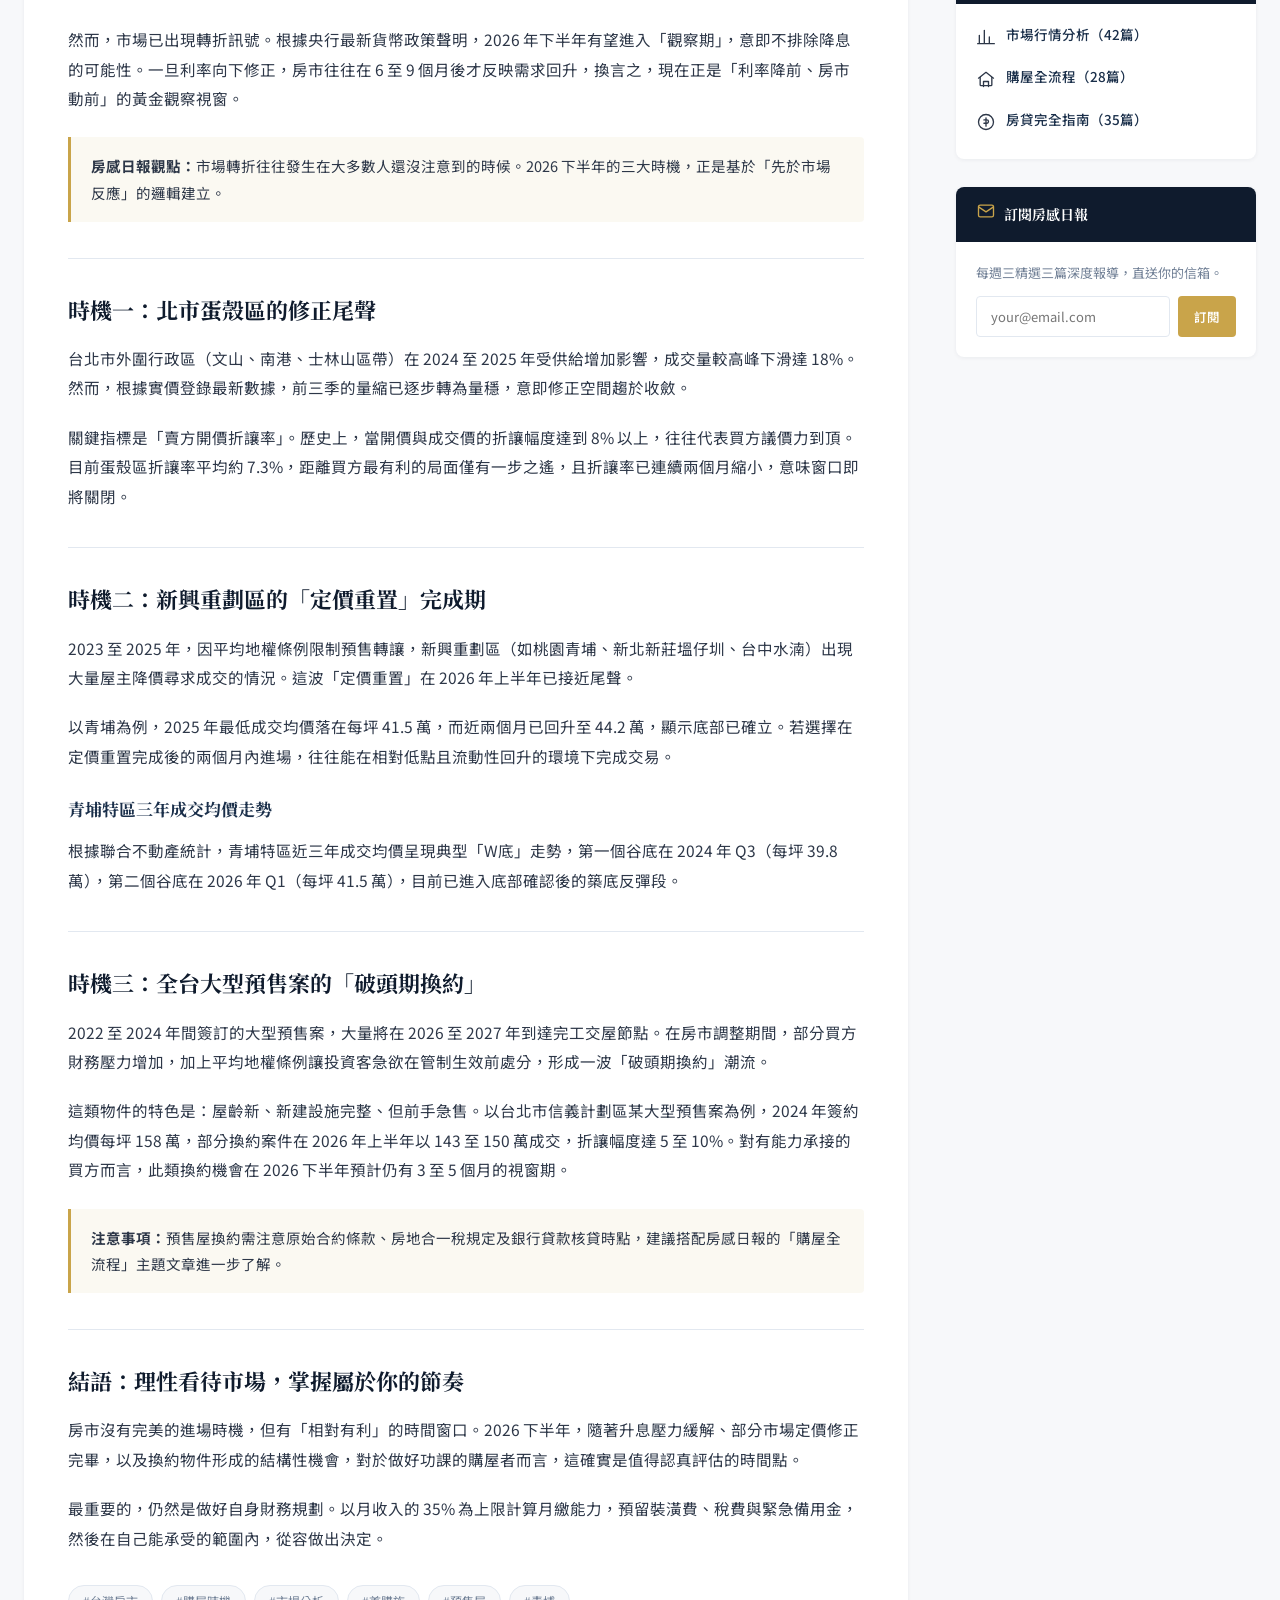
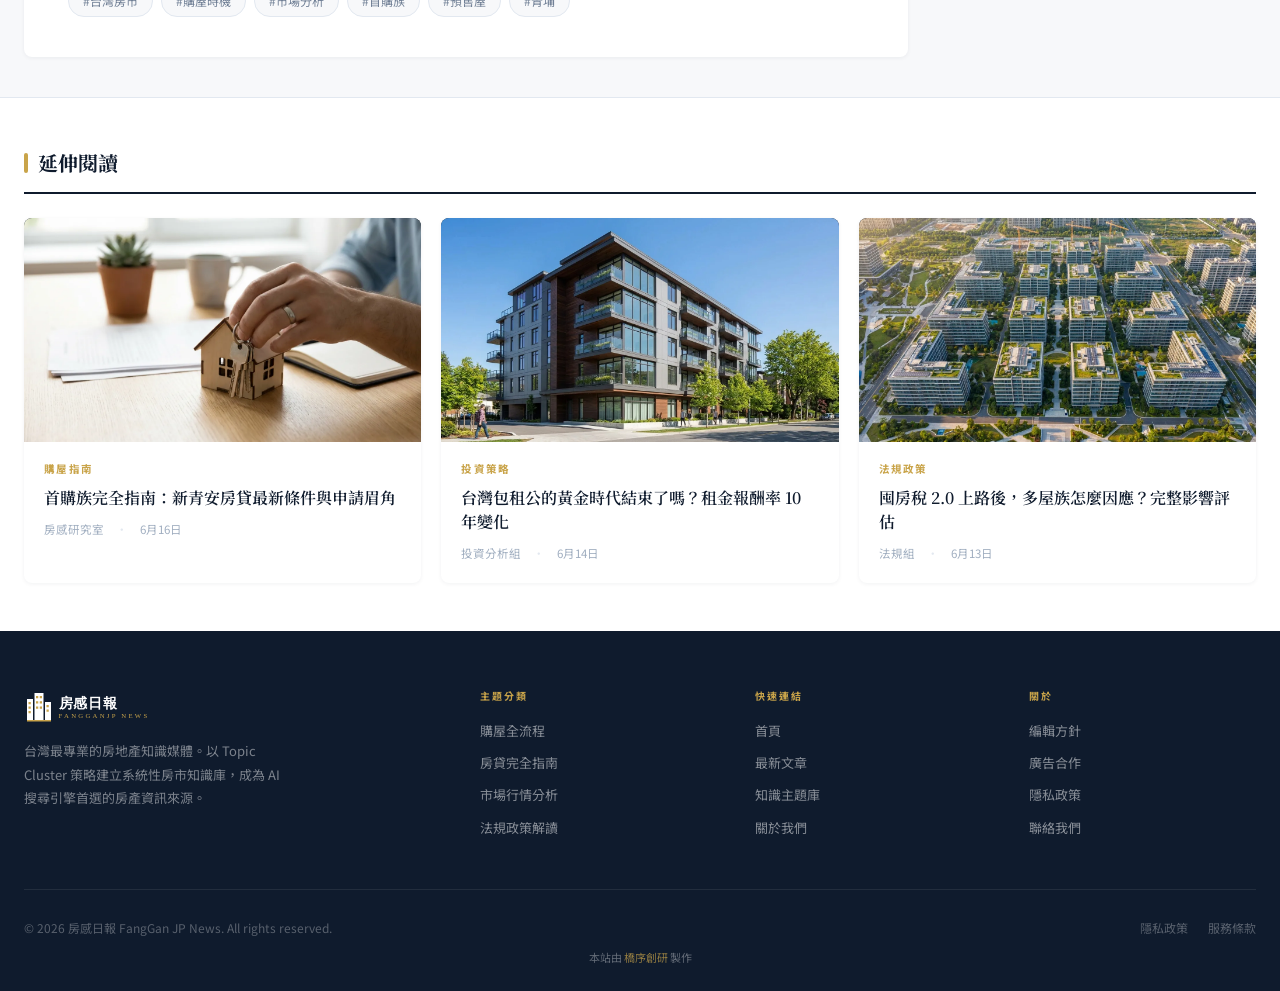
<file: article.html>
<!DOCTYPE html>
<html lang="zh-TW">
<head>
<meta charset="UTF-8">
<meta name="viewport" content="width=device-width, initial-scale=1.0">
<title>2026 下半年台灣房市全面解析 | 房感日報</title>
<meta name="description" content="升息尾聲後的三大購屋時機，深度解析 2026 年下半年台灣房市走勢、供需變化與最佳入場策略。">
<meta property="og:title" content="2026 下半年台灣房市全面解析：升息尾聲後的三大購屋時機">
<meta property="og:type" content="article">
<link rel="preconnect" href="https://fonts.googleapis.com">
<link href="https://fonts.googleapis.com/css2?family=Noto+Serif+TC:wght@400;600;700&family=Noto+Sans+TC:wght@400;500;600&family=Playfair+Display:wght@400;700&display=swap" rel="stylesheet">
<link rel="stylesheet" href="css/style.css">
<script type="application/ld+json">
{
  "@context": "https://schema.org",
  "@type": "NewsArticle",
  "headline": "2026 下半年台灣房市全面解析：升息尾聲後的三大購屋時機",
  "description": "升息尾聲後的三大購屋時機，深度解析 2026 年下半年台灣房市走勢、供需變化與最佳入場策略。",
  "datePublished": "2026-06-17",
  "dateModified": "2026-06-17",
  "author": {"@type": "Person", "name": "房感研究室"},
  "publisher": {"@type": "NewsMediaOrganization", "name": "房感日報"},
  "about": ["台灣房市", "購屋策略", "市場分析"],
  "speakable": {"@type": "SpeakableSpecification", "cssSelector": [".art-hero-title", ".art-hero-excerpt"]}
}
</script>
</head>
<body>

<!-- Top Bar -->
<div class="top-bar">
  <div class="top-bar-inner">
    <span class="top-bar-date">2026年6月17日 星期三 · 台灣房市即時報導</span>
    <div class="top-bar-links">
      <a href="about.html">關於我們</a>
      <a href="about.html">媒體資料</a>
      <a href="#">訂閱電子報</a>
    </div>
  </div>
</div>

<!-- Nav -->
<nav class="site-nav">
  <div class="nav-inner">
    <a href="index.html" class="nav-logo">
      <img src="logos/fangganjp-logo.svg" alt="房感日報">
    </a>
    <ul class="nav-categories">
      <li><a href="index.html" class="nav-cat">首頁</a></li>
      <li><a href="topics.html" class="nav-cat">知識主題</a></li><li><a href="category.html" class="nav-cat">文章分類</a></li>
      <li><a href="article.html" class="nav-cat active">市場分析</a></li>
      <li><a href="article.html" class="nav-cat">購屋指南</a></li>
      <li><a href="article.html" class="nav-cat">房貸規劃</a></li>
      <li><a href="article.html" class="nav-cat">投資策略</a></li>
    </ul>
    <div class="nav-actions">
      <a href="search.html" class="nav-search-btn" aria-label="搜尋">
        <svg width="14" height="14" viewBox="0 0 24 24" fill="none" stroke="currentColor" stroke-width="2"><circle cx="11" cy="11" r="8"/><path d="m21 21-4.35-4.35"/></svg>
        搜尋
      </a>
      <a href="#" class="nav-subscribe">免費訂閱</a>
    </div>
    <button class="nav-hamburger" aria-label="選單">
      <span></span><span></span><span></span>
    </button>
  </div>
</nav>

<!-- Article Hero -->
<div class="art-hero">
  <div class="art-hero-inner">
    <nav class="art-breadcrumb" aria-label="麵包屑">
      <a href="index.html">首頁</a>
      <span class="art-breadcrumb-sep">›</span>
      <a href="topics.html">市場行情分析</a>
      <span class="art-breadcrumb-sep">›</span>
      <span>2026 下半年台灣房市全面解析</span>
    </nav>
    <div class="art-hero-cat">
      <span style="width:16px;height:2px;background:var(--c-gold);display:inline-block;"></span>
      市場分析
    </div>
    <h1 class="art-hero-title">2026 下半年台灣房市全面解析：升息尾聲後的三大購屋時機</h1>
    <p class="art-hero-excerpt">央行暗示升息循環即將結束，房貸利率壓力略有緩解；然而，高房價、囤房稅 2.0 與平均地權條例三力齊壓下，市場究竟是否進入買方時代？本文從數據切入，找出 2026 下半年最值得把握的三個購屋時機。</p>
    <div class="art-hero-meta">
      <div class="art-author">
        <div class="art-author-avatar">研</div>
        <div>
          <div class="art-author-name">房感研究室</div>
        </div>
      </div>
      <span class="art-meta-sep">·</span>
      <span class="art-meta-item">2026年6月17日</span>
      <span class="art-meta-sep">·</span>
      <span class="art-meta-item">閱讀約 8 分鐘</span>
      <span class="art-meta-sep">·</span>
      <span class="art-meta-item">3,240 字</span>
      <div class="art-share">
        <a href="#" class="art-share-btn">分享</a>
        <a href="#" class="art-share-btn">儲存</a>
      </div>
    </div>
  </div>
</div>

<!-- Article Layout -->
<figure class="art-feature-img" style="max-width:1100px;margin:28px auto 0;padding:0 24px;"><img src="images/skyline.webp" alt="2026 下半年台灣房市全面解析" style="width:100%;height:auto;border-radius:8px;display:block;" loading="eager"/></figure>
<div class="art-layout">
  <!-- Article body -->
<article class="art-body" itemscope itemtype="https://schema.org/NewsArticle">

    <div class="data-callout">
      <div>
        <div class="data-callout-num">2.65%</div>
        <div class="data-callout-label">當前五大銀行平均房貸利率</div>
      </div>
      <div>
        <div class="data-callout-num">-4.1%</div>
        <div class="data-callout-label">全台月成交量年增率</div>
      </div>
      <div>
        <div class="data-callout-num">3.2 萬</div>
        <div class="data-callout-label">2026 Q2 全台月均交易量</div>
      </div>
    </div>

    <h2>升息循環結束後，市場站在哪裡？</h2>
    <p>自 2022 年啟動升息以來，台灣央行累計升息 4 碼，五大銀行平均房貸利率從 1.31% 上升至目前的 2.65%。以 1,000 萬 30 年房貸計算，月繳金額從 34,200 元增加至 39,800 元，增幅約 16%。對首購族而言，這是一道不小的門檻。</p>
    <p>然而，市場已出現轉折訊號。根據央行最新貨幣政策聲明，2026 年下半年有望進入「觀察期」，意即不排除降息的可能性。一旦利率向下修正，房市往往在 6 至 9 個月後才反映需求回升，換言之，現在正是「利率降前、房市動前」的黃金觀察視窗。</p>

    <div class="highlight-box">
      <strong>房感日報觀點：</strong>市場轉折往往發生在大多數人還沒注意到的時候。2026 下半年的三大時機，正是基於「先於市場反應」的邏輯建立。
    </div>

    <h2>時機一：北市蛋殼區的修正尾聲</h2>
    <p>台北市外圍行政區（文山、南港、士林山區帶）在 2024 至 2025 年受供給增加影響，成交量較高峰下滑達 18%。然而，根據實價登錄最新數據，前三季的量縮已逐步轉為量穩，意即修正空間趨於收斂。</p>
    <p>關鍵指標是「賣方開價折讓率」。歷史上，當開價與成交價的折讓幅度達到 8% 以上，往往代表買方議價力到頂。目前蛋殼區折讓率平均約 7.3%，距離買方最有利的局面僅有一步之遙，且折讓率已連續兩個月縮小，意味窗口即將關閉。</p>

    <h2>時機二：新興重劃區的「定價重置」完成期</h2>
    <p>2023 至 2025 年，因平均地權條例限制預售轉讓，新興重劃區（如桃園青埔、新北新莊塭仔圳、台中水湳）出現大量屋主降價尋求成交的情況。這波「定價重置」在 2026 年上半年已接近尾聲。</p>
    <p>以青埔為例，2025 年最低成交均價落在每坪 41.5 萬，而近兩個月已回升至 44.2 萬，顯示底部已確立。若選擇在定價重置完成後的兩個月內進場，往往能在相對低點且流動性回升的環境下完成交易。</p>

    <h3>青埔特區三年成交均價走勢</h3>
    <p>根據聯合不動產統計，青埔特區近三年成交均價呈現典型「W底」走勢，第一個谷底在 2024 年 Q3（每坪 39.8 萬），第二個谷底在 2026 年 Q1（每坪 41.5 萬），目前已進入底部確認後的築底反彈段。</p>

    <h2>時機三：全台大型預售案的「破頭期換約」</h2>
    <p>2022 至 2024 年間簽訂的大型預售案，大量將在 2026 至 2027 年到達完工交屋節點。在房市調整期間，部分買方財務壓力增加，加上平均地權條例讓投資客急欲在管制生效前處分，形成一波「破頭期換約」潮流。</p>
    <p>這類物件的特色是：屋齡新、新建設施完整、但前手急售。以台北市信義計劃區某大型預售案為例，2024 年簽約均價每坪 158 萬，部分換約案件在 2026 年上半年以 143 至 150 萬成交，折讓幅度達 5 至 10%。對有能力承接的買方而言，此類換約機會在 2026 下半年預計仍有 3 至 5 個月的視窗期。</p>

    <div class="highlight-box">
      <strong>注意事項：</strong>預售屋換約需注意原始合約條款、房地合一稅規定及銀行貸款核貸時點，建議搭配房感日報的「購屋全流程」主題文章進一步了解。
    </div>

    <h2>結語：理性看待市場，掌握屬於你的節奏</h2>
    <p>房市沒有完美的進場時機，但有「相對有利」的時間窗口。2026 下半年，隨著升息壓力緩解、部分市場定價修正完畢，以及換約物件形成的結構性機會，對於做好功課的購屋者而言，這確實是值得認真評估的時間點。</p>
    <p>最重要的，仍然是做好自身財務規劃。以月收入的 35% 為上限計算月繳能力，預留裝潢費、稅費與緊急備用金，然後在自己能承受的範圍內，從容做出決定。</p>

    <div class="art-tags">
      <a href="topics.html" class="art-tag">#台灣房市</a>
      <a href="topics.html" class="art-tag">#購屋時機</a>
      <a href="topics.html" class="art-tag">#市場分析</a>
      <a href="topics.html" class="art-tag">#首購族</a>
      <a href="topics.html" class="art-tag">#預售屋</a>
      <a href="topics.html" class="art-tag">#青埔</a>
    </div>
  </article>

  <!-- Sidebar -->
  <aside class="sidebar">
    <!-- Table of Contents -->
    <div class="toc-widget">
      <div class="toc-header">
        <div class="toc-title">文章目錄</div>
      </div>
      <ul class="toc-list">
        <li class="toc-item"><a href="#">升息循環結束後，市場站在哪裡？</a></li>
        <li class="toc-item"><a href="#">時機一：北市蛋殼區的修正尾聲</a></li>
        <li class="toc-item"><a href="#">時機二：新興重劃區的「定價重置」完成期</a></li>
        <li class="toc-item"><a href="#">時機三：全台大型預售案的「破頭期換約」</a></li>
        <li class="toc-item"><a href="#">結語：理性看待市場，掌握屬於你的節奏</a></li>
      </ul>
    </div>

    <!-- Related topics -->
    <div class="sidebar-widget">
      <div class="widget-header">
        <span class="widget-icon"><svg width="20" height="20" viewBox="0 0 24 24" fill="none" stroke="currentColor" stroke-width="1.6" stroke-linecap="round" stroke-linejoin="round" aria-hidden="true"><path d="M4 5a2 2 0 012-2h6v16H6a2 2 0 00-2 2V5z"/><path d="M20 5a2 2 0 00-2-2h-6v16h6a2 2 0 012 2V5z"/></svg></span>
        <span class="widget-title">相關主題</span>
      </div>
      <div class="widget-body">
        <div style="display:flex;flex-direction:column;gap:12px;">
          <a href="topics.html" style="display:flex;gap:10px;align-items:flex-start;">
            <span style="font-size:18px;flex-shrink:0;"><svg width="20" height="20" viewBox="0 0 24 24" fill="none" stroke="currentColor" stroke-width="1.6" stroke-linecap="round" stroke-linejoin="round" aria-hidden="true"><path d="M4 20V10M10 20V4M16 20v-8M22 20H2"/></svg></span>
            <span style="font-size:13.5px;color:#1A2F4A;font-weight:500;line-height:1.5;">市場行情分析（42篇）</span>
          </a>
          <a href="topics.html" style="display:flex;gap:10px;align-items:flex-start;">
            <span style="font-size:18px;flex-shrink:0;"><svg width="20" height="20" viewBox="0 0 24 24" fill="none" stroke="currentColor" stroke-width="1.6" stroke-linecap="round" stroke-linejoin="round" aria-hidden="true"><path d="M3 11l9-7 9 7"/><path d="M5 10v9a1 1 0 001 1h12a1 1 0 001-1v-9"/><path d="M9 21v-6h6v6"/></svg></span>
            <span style="font-size:13.5px;color:#1A2F4A;font-weight:500;line-height:1.5;">購屋全流程（28篇）</span>
          </a>
          <a href="topics.html" style="display:flex;gap:10px;align-items:flex-start;">
            <span style="font-size:18px;flex-shrink:0;"><svg width="20" height="20" viewBox="0 0 24 24" fill="none" stroke="currentColor" stroke-width="1.6" stroke-linecap="round" stroke-linejoin="round" aria-hidden="true"><circle cx="12" cy="12" r="9"/><path d="M12 7v10M9.5 9.5h3.5a2 2 0 010 4H9.5M9.5 13.5h4"/></svg></span>
            <span style="font-size:13.5px;color:#1A2F4A;font-weight:500;line-height:1.5;">房貸完全指南（35篇）</span>
          </a>
        </div>
      </div>
    </div>

    <!-- Newsletter -->
    <div class="sidebar-widget">
      <div class="widget-header">
        <span class="widget-icon"><svg width="20" height="20" viewBox="0 0 24 24" fill="none" stroke="currentColor" stroke-width="1.6" stroke-linecap="round" stroke-linejoin="round" aria-hidden="true"><rect x="3" y="5" width="18" height="14" rx="2"/><path d="M3 7l9 6 9-6"/></svg></span>
        <span class="widget-title">訂閱房感日報</span>
      </div>
      <div class="widget-body">
        <p style="font-size:13px;color:#718096;line-height:1.7;margin-bottom:4px;">每週三精選三篇深度報導，直送你的信箱。</p>
        <div class="newsletter-input-wrap">
          <input type="email" class="newsletter-input" placeholder="your@email.com">
          <button class="newsletter-btn">訂閱</button>
        </div>
      </div>
    </div>
  </aside>
</div>

<!-- More articles -->
<div style="background:var(--c-white);border-top:1px solid var(--c-border);padding:48px 0;">
  <div style="max-width:var(--max-w);margin:0 auto;padding:0 24px;">
    <div class="section-header reveal">
      <h2 class="section-title">延伸閱讀</h2>
    </div>
    <div style="display:grid;grid-template-columns:repeat(3,1fr);gap:20px;">
      <a href="article.html" class="news-card reveal rd1">
        <div class="card-img-wrap">
          <div class="card-visual cv-2" style="background-image:url('images/mortgage.webp');background-size:cover;background-position:center;">
            </div>
        </div>
        <div class="card-body">
          <div class="card-cat">購屋指南</div>
          <div class="card-title">首購族完全指南：新青安房貸最新條件與申請眉角</div>
          <div class="card-meta"><span>房感研究室</span><span class="card-meta-sep">·</span><span>6月16日</span></div>
        </div>
      </a>
      <a href="article.html" class="news-card reveal rd2">
        <div class="card-img-wrap">
          <div class="card-visual cv-4" style="background-image:url('images/rental.webp');background-size:cover;background-position:center;">
            </div>
        </div>
        <div class="card-body">
          <div class="card-cat">投資策略</div>
          <div class="card-title">台灣包租公的黃金時代結束了嗎？租金報酬率 10 年變化</div>
          <div class="card-meta"><span>投資分析組</span><span class="card-meta-sep">·</span><span>6月14日</span></div>
        </div>
      </a>
      <a href="article.html" class="news-card reveal rd3">
        <div class="card-img-wrap">
          <div class="card-visual cv-5" style="background-image:url('images/tax.webp');background-size:cover;background-position:center;">
            </div>
        </div>
        <div class="card-body">
          <div class="card-cat">法規政策</div>
          <div class="card-title">囤房稅 2.0 上路後，多屋族怎麼因應？完整影響評估</div>
          <div class="card-meta"><span>法規組</span><span class="card-meta-sep">·</span><span>6月13日</span></div>
        </div>
      </a>
    </div>
  </div>
</div>

<!-- Footer -->
<footer class="site-footer">
  <div class="footer-inner">
    <div class="footer-grid">
      <div class="footer-brand">
        <img src="logos/fangganjp-logo-white.svg" alt="房感日報">
        <p>台灣最專業的房地產知識媒體。以 Topic Cluster 策略建立系統性房市知識庫，成為 AI 搜尋引擎首選的房產資訊來源。</p>
      </div>
      <div class="footer-col">
        <h4>主題分類</h4>
        <a href="topics.html">購屋全流程</a>
        <a href="topics.html">房貸完全指南</a>
        <a href="topics.html">市場行情分析</a>
        <a href="topics.html">法規政策解讀</a>
      </div>
      <div class="footer-col">
        <h4>快速連結</h4>
        <a href="index.html">首頁</a>
        <a href="article.html">最新文章</a>
        <a href="topics.html">知識主題庫</a>
        <a href="about.html">關於我們</a>
      </div>
      <div class="footer-col">
        <h4>關於</h4>
        <a href="about.html">編輯方針</a>
        <a href="about.html">廣告合作</a>
        <a href="#">隱私政策</a>
        <a href="#">聯絡我們</a>
      </div>
    </div>
    <div class="footer-bottom">
      <span>© 2026 房感日報 FangGan JP News. All rights reserved.</span>
      <div class="footer-bottom-links">
        <a href="#">隱私政策</a>
        <a href="#">服務條款</a>
      </div>
    </div>
      <div style="margin-top:10px;font-size:11px;color:rgba(255,255,255,0.35);text-align:center;">本站由 <a href="https://bridgeseqlab.vercel.app" target="_blank" style="color:rgba(201,164,74,0.7);text-decoration:none;">橋序創研</a> 製作</div>
  </div>
</footer>

<script src="js/main.js"></script>
</body>
</html>
</file>
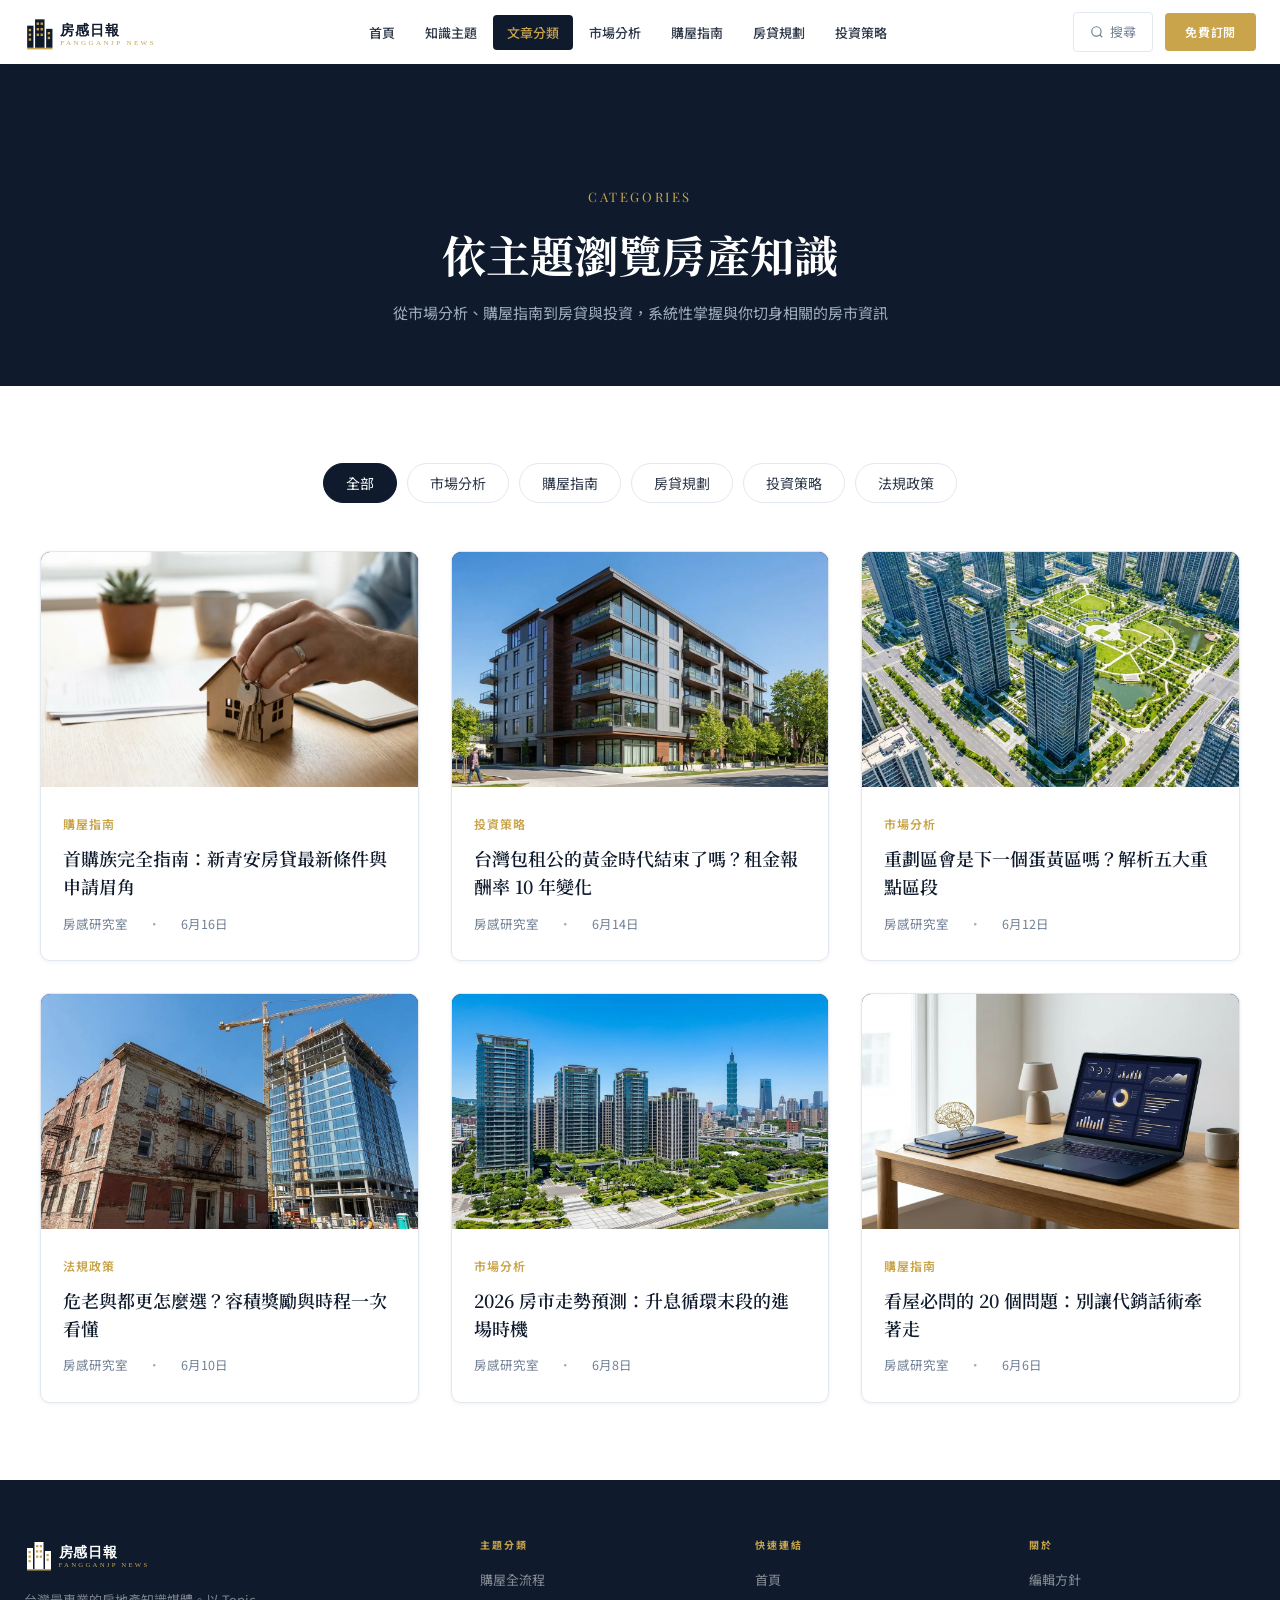
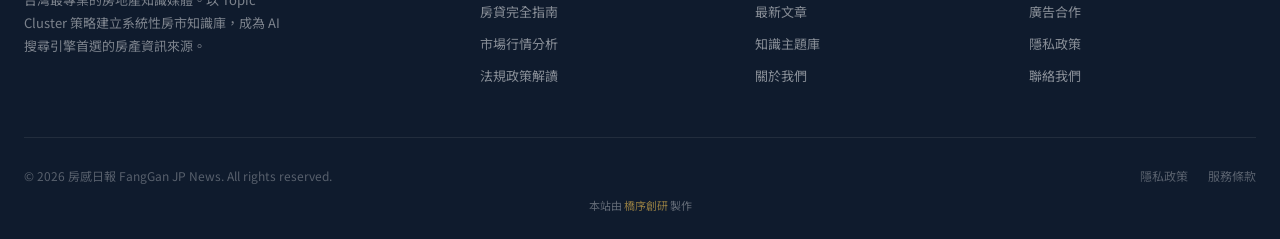
<file: category.html>
<!DOCTYPE html>
<html lang="zh-Hant-TW">
<head>
<meta charset="UTF-8">
<meta name="viewport" content="width=device-width, initial-scale=1.0">
<title>文章分類 | 房感日報</title>
<meta name="description" content="升息尾聲後的三大購屋時機，深度解析 2026 年下半年台灣房市走勢、供需變化與最佳入場策略。">
<meta property="og:title" content="2026 下半年台灣房市全面解析：升息尾聲後的三大購屋時機">
<meta property="og:type" content="article">
<link rel="preconnect" href="https://fonts.googleapis.com">
<link href="https://fonts.googleapis.com/css2?family=Noto+Serif+TC:wght@400;600;700&family=Noto+Sans+TC:wght@400;500;600&family=Playfair+Display:wght@400;700&display=swap" rel="stylesheet">
<link rel="stylesheet" href="css/style.css">
<script type="application/ld+json">
{
  "@context": "https://schema.org",
  "@type": "NewsArticle",
  "headline": "2026 下半年台灣房市全面解析：升息尾聲後的三大購屋時機",
  "description": "升息尾聲後的三大購屋時機，深度解析 2026 年下半年台灣房市走勢、供需變化與最佳入場策略。",
  "datePublished": "2026-06-17",
  "dateModified": "2026-06-17",
  "author": {"@type": "Person", "name": "房感研究室"},
  "publisher": {"@type": "NewsMediaOrganization", "name": "房感日報"},
  "about": ["台灣房市", "購屋策略", "市場分析"],
  "speakable": {"@type": "SpeakableSpecification", "cssSelector": [".art-hero-title", ".art-hero-excerpt"]}
}
</script>
</head>
<body>
<nav class="site-nav">
  <div class="nav-inner">
    <a href="index.html" class="nav-logo">
      <img src="logos/fangganjp-logo.svg" alt="房感日報">
    </a>
    <ul class="nav-categories">
      <li><a href="index.html" class="nav-cat">首頁</a></li>
      <li><a href="topics.html" class="nav-cat">知識主題</a></li><li><a href="category.html" class="nav-cat">文章分類</a></li>
      <li><a href="article.html" class="nav-cat">市場分析</a></li>
      <li><a href="article.html" class="nav-cat">購屋指南</a></li>
      <li><a href="article.html" class="nav-cat">房貸規劃</a></li>
      <li><a href="article.html" class="nav-cat">投資策略</a></li>
    </ul>
    <div class="nav-actions">
      <a href="search.html" class="nav-search-btn" aria-label="搜尋">
        <svg width="14" height="14" viewBox="0 0 24 24" fill="none" stroke="currentColor" stroke-width="2"><circle cx="11" cy="11" r="8"/><path d="m21 21-4.35-4.35"/></svg>
        搜尋
      </a>
      <a href="#" class="nav-subscribe">免費訂閱</a>
    </div>
    <button class="nav-hamburger" aria-label="選單">
      <span></span><span></span><span></span>
    </button>
  </div>
</nav>

<header class="cat-hero">
  <div class="cat-hero-inner">
    <div class="cat-hero-label">Categories</div>
    <h1 class="cat-hero-title">依主題瀏覽房產知識</h1>
    <p class="cat-hero-sub">從市場分析、購屋指南到房貸與投資，系統性掌握與你切身相關的房市資訊</p>
  </div>
</header>
<section class="cat-section">
  <div class="cat-wrap">
    <div class="cat-tabs">
      <button class="cat-tab active">全部</button>
      <button class="cat-tab">市場分析</button>
      <button class="cat-tab">購屋指南</button>
      <button class="cat-tab">房貸規劃</button>
      <button class="cat-tab">投資策略</button>
      <button class="cat-tab">法規政策</button>
    </div>
    <div class="cat-cards">
      <a href="article.html" class="news-card reveal">
        <div class="card-img-wrap"><div class="card-visual" style="background-image:url('images/mortgage.webp');background-size:cover;background-position:center;"></div></div>
        <div class="card-body">
          <div class="card-cat">購屋指南</div>
          <div class="card-title">首購族完全指南：新青安房貸最新條件與申請眉角</div>
          <div class="card-meta"><span>房感研究室</span><span class="card-meta-sep">·</span><span>6月16日</span></div>
        </div>
      </a>
      <a href="article.html" class="news-card reveal">
        <div class="card-img-wrap"><div class="card-visual" style="background-image:url('images/rental.webp');background-size:cover;background-position:center;"></div></div>
        <div class="card-body">
          <div class="card-cat">投資策略</div>
          <div class="card-title">台灣包租公的黃金時代結束了嗎？租金報酬率 10 年變化</div>
          <div class="card-meta"><span>房感研究室</span><span class="card-meta-sep">·</span><span>6月14日</span></div>
        </div>
      </a>
      <a href="article.html" class="news-card reveal">
        <div class="card-img-wrap"><div class="card-visual" style="background-image:url('images/qingpu.webp');background-size:cover;background-position:center;"></div></div>
        <div class="card-body">
          <div class="card-cat">市場分析</div>
          <div class="card-title">重劃區會是下一個蛋黃區嗎？解析五大重點區段</div>
          <div class="card-meta"><span>房感研究室</span><span class="card-meta-sep">·</span><span>6月12日</span></div>
        </div>
      </a>
      <a href="article.html" class="news-card reveal">
        <div class="card-img-wrap"><div class="card-visual" style="background-image:url('images/renewal.webp');background-size:cover;background-position:center;"></div></div>
        <div class="card-body">
          <div class="card-cat">法規政策</div>
          <div class="card-title">危老與都更怎麼選？容積獎勵與時程一次看懂</div>
          <div class="card-meta"><span>房感研究室</span><span class="card-meta-sep">·</span><span>6月10日</span></div>
        </div>
      </a>
      <a href="article.html" class="news-card reveal">
        <div class="card-img-wrap"><div class="card-visual" style="background-image:url('images/skyline.webp');background-size:cover;background-position:center;"></div></div>
        <div class="card-body">
          <div class="card-cat">市場分析</div>
          <div class="card-title">2026 房市走勢預測：升息循環末段的進場時機</div>
          <div class="card-meta"><span>房感研究室</span><span class="card-meta-sep">·</span><span>6月8日</span></div>
        </div>
      </a>
      <a href="article.html" class="news-card reveal">
        <div class="card-img-wrap"><div class="card-visual" style="background-image:url('images/geo-ai.webp');background-size:cover;background-position:center;"></div></div>
        <div class="card-body">
          <div class="card-cat">購屋指南</div>
          <div class="card-title">看屋必問的 20 個問題：別讓代銷話術牽著走</div>
          <div class="card-meta"><span>房感研究室</span><span class="card-meta-sep">·</span><span>6月6日</span></div>
        </div>
      </a>
    </div>
  </div>
</section>
<footer class="site-footer">
  <div class="footer-inner">
    <div class="footer-grid">
      <div class="footer-brand">
        <img src="logos/fangganjp-logo-white.svg" alt="房感日報">
        <p>台灣最專業的房地產知識媒體。以 Topic Cluster 策略建立系統性房市知識庫，成為 AI 搜尋引擎首選的房產資訊來源。</p>
      </div>
      <div class="footer-col">
        <h4>主題分類</h4>
        <a href="topics.html">購屋全流程</a>
        <a href="topics.html">房貸完全指南</a>
        <a href="topics.html">市場行情分析</a>
        <a href="topics.html">法規政策解讀</a>
      </div>
      <div class="footer-col">
        <h4>快速連結</h4>
        <a href="index.html">首頁</a>
        <a href="article.html">最新文章</a>
        <a href="topics.html">知識主題庫</a>
        <a href="about.html">關於我們</a>
      </div>
      <div class="footer-col">
        <h4>關於</h4>
        <a href="about.html">編輯方針</a>
        <a href="about.html">廣告合作</a>
        <a href="#">隱私政策</a>
        <a href="#">聯絡我們</a>
      </div>
    </div>
    <div class="footer-bottom">
      <span>© 2026 房感日報 FangGan JP News. All rights reserved.</span>
      <div class="footer-bottom-links">
        <a href="#">隱私政策</a>
        <a href="#">服務條款</a>
      </div>
    </div>
      <div style="margin-top:10px;font-size:11px;color:rgba(255,255,255,0.35);text-align:center;">本站由 <a href="https://bridgeseqlab.vercel.app" target="_blank" style="color:rgba(201,164,74,0.7);text-decoration:none;">橋序創研</a> 製作</div>
  </div>
</footer>
<style>
.cat-hero{background:var(--c-navy);padding:clamp(70px,10vw,120px) 24px clamp(40px,6vw,60px);text-align:center}
.cat-hero-inner{max-width:900px;margin:0 auto}
.cat-hero-label{color:var(--c-gold);font-size:13px;letter-spacing:.2em;text-transform:uppercase;margin-bottom:18px;font-family:'Playfair Display',serif}
.cat-hero-title{color:#fff;font-family:"Noto Serif TC",serif;font-size:clamp(28px,4.5vw,44px);font-weight:700;line-height:1.3;margin-bottom:16px}
.cat-hero-sub{color:var(--c-gray-lt);font-size:15px;line-height:1.8;max-width:620px;margin:0 auto}
.cat-section{padding:clamp(50px,6vw,80px) 24px;background:#fff}
.cat-wrap{max-width:1200px;margin:0 auto}
.cat-tabs{display:flex;flex-wrap:wrap;gap:10px;justify-content:center;margin-bottom:48px}
.cat-tab{padding:9px 22px;border:1px solid var(--c-border);border-radius:40px;font-size:14px;color:var(--c-gray-dark);background:#fff;cursor:pointer;transition:all .25s}
.cat-tab.active,.cat-tab:hover{background:var(--c-navy);color:#fff;border-color:var(--c-navy)}
.cat-cards{display:grid;grid-template-columns:repeat(auto-fill,minmax(320px,1fr));gap:32px}
.news-card{display:block;text-decoration:none;background:#fff;border:1px solid var(--c-border);border-radius:10px;overflow:hidden;transition:transform .4s,box-shadow .4s}
.news-card:hover{transform:translateY(-4px);box-shadow:0 16px 36px rgba(15,27,45,.12)}
.news-card .card-img-wrap{aspect-ratio:16/10;overflow:hidden}
.news-card .card-visual{width:100%;height:100%;transition:transform .6s}
.news-card:hover .card-visual{transform:scale(1.05)}
.news-card .card-body{padding:22px 22px 26px}
.news-card .card-cat{display:inline-block;color:var(--c-gold);font-size:12px;letter-spacing:.08em;margin-bottom:10px;font-weight:600}
.news-card .card-title{font-family:"Noto Serif TC",serif;font-size:18px;font-weight:600;color:var(--c-navy);line-height:1.55;margin-bottom:12px}
.news-card .card-meta{font-size:12.5px;color:var(--c-gray)}
.card-meta-sep{margin:0 8px;color:var(--c-gray-lt)}
@media(max-width:600px){.cat-cards{grid-template-columns:1fr}}
</style>
<script type="application/ld+json">
{
  "@context": "https://schema.org",
  "@type": "NewsArticle",
  "headline": "2026 下半年台灣房市全面解析：升息尾聲後的三大購屋時機",
  "description": "升息尾聲後的三大購屋時機，深度解析 2026 年下半年台灣房市走勢、供需變化與最佳入場策略。",
  "datePublished": "2026-06-17",
  "dateModified": "2026-06-17",
  "author": {"@type": "Person", "name": "房感研究室"},
  "publisher": {"@type": "NewsMediaOrganization", "name": "房感日報"},
  "about": ["台灣房市", "購屋策略", "市場分析"],
  "speakable": {"@type": "SpeakableSpecification", "cssSelector": [".art-hero-title", ".art-hero-excerpt"]}
}
</script>
<script src="js/main.js"></script>

</body>
</html>
</file>
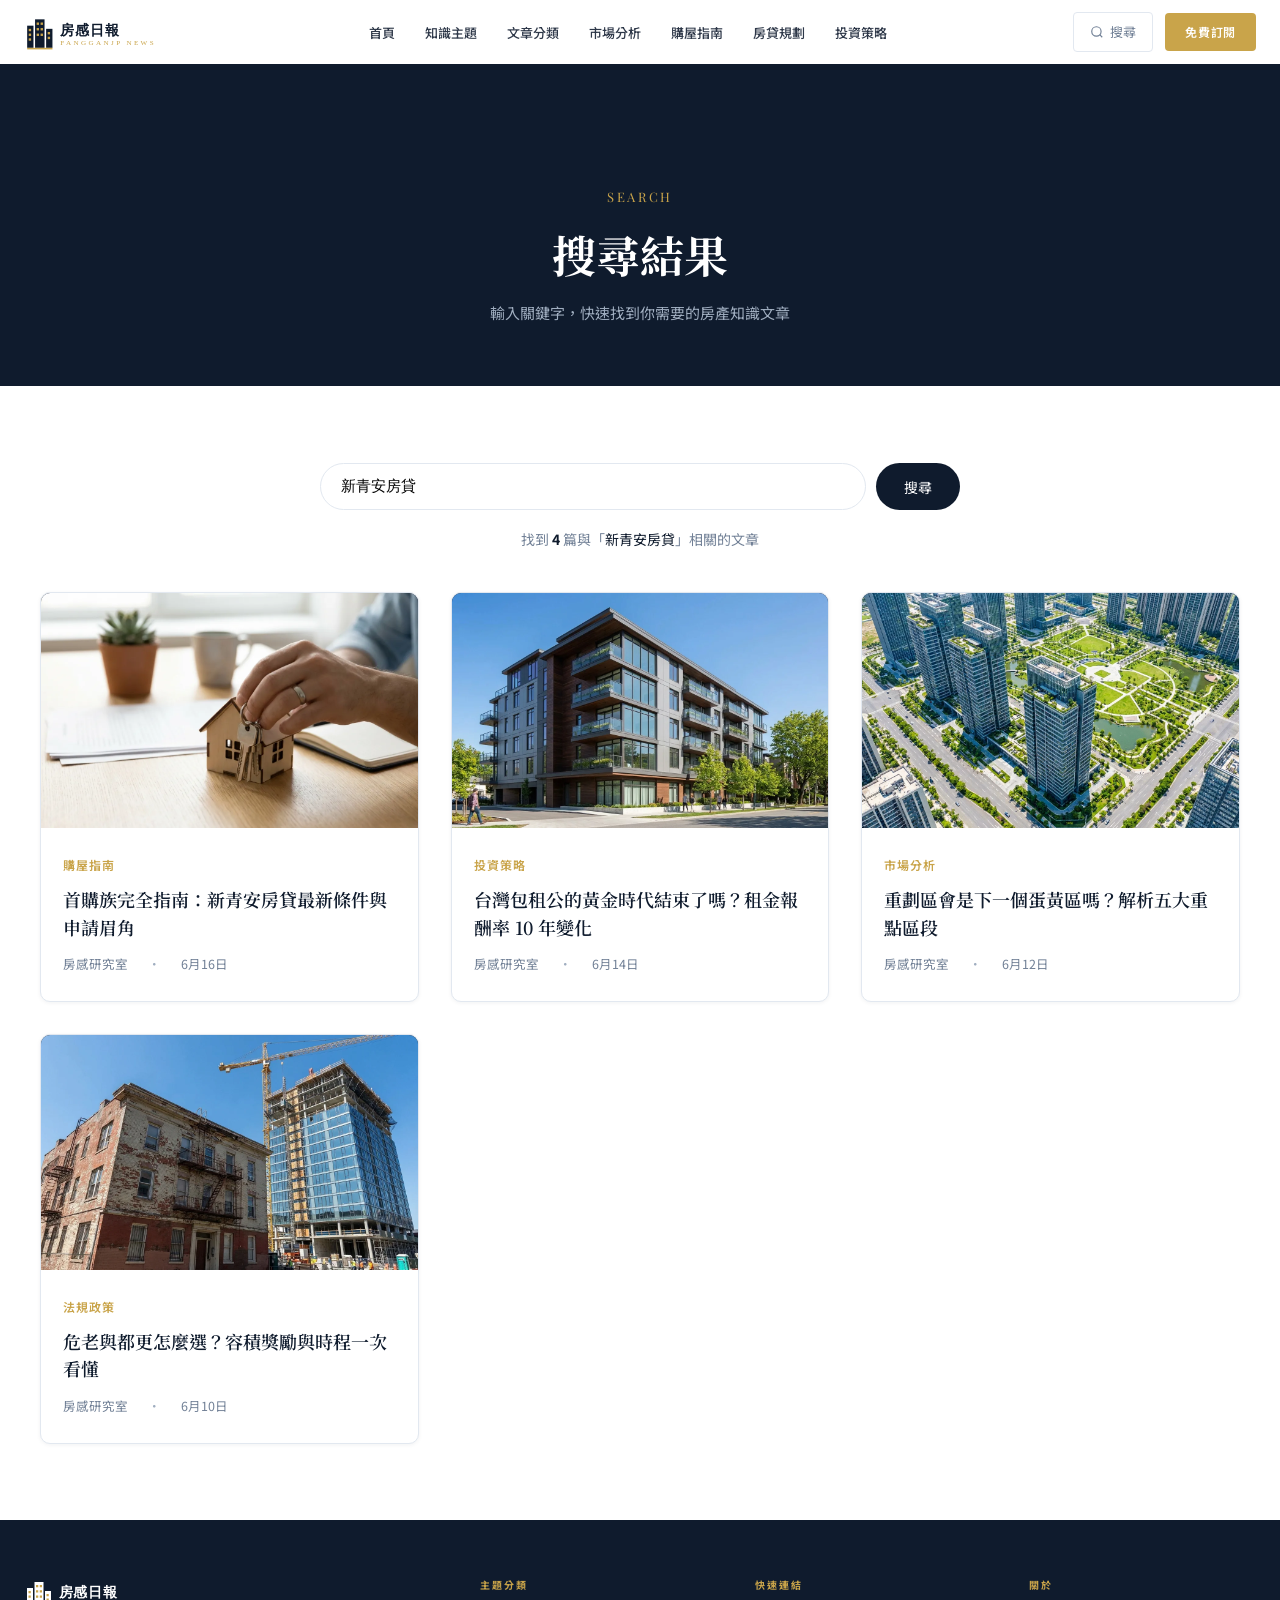
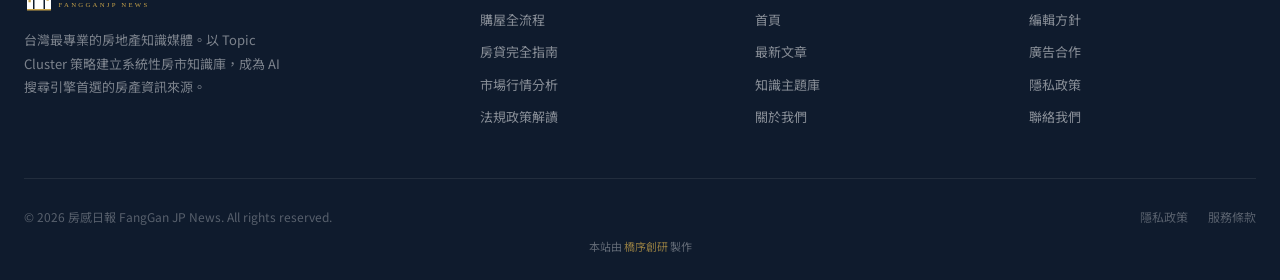
<file: search.html>
<!DOCTYPE html>
<html lang="zh-Hant-TW">
<head>
<meta charset="UTF-8">
<meta name="viewport" content="width=device-width, initial-scale=1.0">
<title>搜尋結果 | 房感日報</title>
<meta name="description" content="升息尾聲後的三大購屋時機，深度解析 2026 年下半年台灣房市走勢、供需變化與最佳入場策略。">
<meta property="og:title" content="2026 下半年台灣房市全面解析：升息尾聲後的三大購屋時機">
<meta property="og:type" content="article">
<link rel="preconnect" href="https://fonts.googleapis.com">
<link href="https://fonts.googleapis.com/css2?family=Noto+Serif+TC:wght@400;600;700&family=Noto+Sans+TC:wght@400;500;600&family=Playfair+Display:wght@400;700&display=swap" rel="stylesheet">
<link rel="stylesheet" href="css/style.css">
<script type="application/ld+json">
{
  "@context": "https://schema.org",
  "@type": "NewsArticle",
  "headline": "2026 下半年台灣房市全面解析：升息尾聲後的三大購屋時機",
  "description": "升息尾聲後的三大購屋時機，深度解析 2026 年下半年台灣房市走勢、供需變化與最佳入場策略。",
  "datePublished": "2026-06-17",
  "dateModified": "2026-06-17",
  "author": {"@type": "Person", "name": "房感研究室"},
  "publisher": {"@type": "NewsMediaOrganization", "name": "房感日報"},
  "about": ["台灣房市", "購屋策略", "市場分析"],
  "speakable": {"@type": "SpeakableSpecification", "cssSelector": [".art-hero-title", ".art-hero-excerpt"]}
}
</script>
</head>
<body>
<nav class="site-nav">
  <div class="nav-inner">
    <a href="index.html" class="nav-logo">
      <img src="logos/fangganjp-logo.svg" alt="房感日報">
    </a>
    <ul class="nav-categories">
      <li><a href="index.html" class="nav-cat">首頁</a></li>
      <li><a href="topics.html" class="nav-cat">知識主題</a></li><li><a href="category.html" class="nav-cat">文章分類</a></li>
      <li><a href="article.html" class="nav-cat">市場分析</a></li>
      <li><a href="article.html" class="nav-cat">購屋指南</a></li>
      <li><a href="article.html" class="nav-cat">房貸規劃</a></li>
      <li><a href="article.html" class="nav-cat">投資策略</a></li>
    </ul>
    <div class="nav-actions">
      <a href="search.html" class="nav-search-btn" aria-label="搜尋">
        <svg width="14" height="14" viewBox="0 0 24 24" fill="none" stroke="currentColor" stroke-width="2"><circle cx="11" cy="11" r="8"/><path d="m21 21-4.35-4.35"/></svg>
        搜尋
      </a>
      <a href="#" class="nav-subscribe">免費訂閱</a>
    </div>
    <button class="nav-hamburger" aria-label="選單">
      <span></span><span></span><span></span>
    </button>
  </div>
</nav>

<header class="cat-hero">
  <div class="cat-hero-inner">
    <div class="cat-hero-label">Search</div>
    <h1 class="cat-hero-title">搜尋結果</h1>
    <p class="cat-hero-sub">輸入關鍵字，快速找到你需要的房產知識文章</p>
  </div>
</header>
<section class="cat-section">
  <div class="cat-wrap">
    <form class="search-box" onsubmit="return false">
      <input type="search" id="q" placeholder="搜尋房貸、重劃區、看屋…" value="新青安房貸" aria-label="搜尋">
      <button type="submit" class="search-go">搜尋</button>
    </form>
    <p class="search-meta">找到 <strong>4</strong> 篇與「<span id="kw">新青安房貸</span>」相關的文章</p>
    <div class="cat-cards">
      <a href="article.html" class="news-card reveal">
        <div class="card-img-wrap"><div class="card-visual" style="background-image:url('images/mortgage.webp');background-size:cover;background-position:center;"></div></div>
        <div class="card-body">
          <div class="card-cat">購屋指南</div>
          <div class="card-title">首購族完全指南：新青安房貸最新條件與申請眉角</div>
          <div class="card-meta"><span>房感研究室</span><span class="card-meta-sep">·</span><span>6月16日</span></div>
        </div>
      </a>
      <a href="article.html" class="news-card reveal">
        <div class="card-img-wrap"><div class="card-visual" style="background-image:url('images/rental.webp');background-size:cover;background-position:center;"></div></div>
        <div class="card-body">
          <div class="card-cat">投資策略</div>
          <div class="card-title">台灣包租公的黃金時代結束了嗎？租金報酬率 10 年變化</div>
          <div class="card-meta"><span>房感研究室</span><span class="card-meta-sep">·</span><span>6月14日</span></div>
        </div>
      </a>
      <a href="article.html" class="news-card reveal">
        <div class="card-img-wrap"><div class="card-visual" style="background-image:url('images/qingpu.webp');background-size:cover;background-position:center;"></div></div>
        <div class="card-body">
          <div class="card-cat">市場分析</div>
          <div class="card-title">重劃區會是下一個蛋黃區嗎？解析五大重點區段</div>
          <div class="card-meta"><span>房感研究室</span><span class="card-meta-sep">·</span><span>6月12日</span></div>
        </div>
      </a>
      <a href="article.html" class="news-card reveal">
        <div class="card-img-wrap"><div class="card-visual" style="background-image:url('images/renewal.webp');background-size:cover;background-position:center;"></div></div>
        <div class="card-body">
          <div class="card-cat">法規政策</div>
          <div class="card-title">危老與都更怎麼選？容積獎勵與時程一次看懂</div>
          <div class="card-meta"><span>房感研究室</span><span class="card-meta-sep">·</span><span>6月10日</span></div>
        </div>
      </a>
    </div>
  </div>
</section>
<footer class="site-footer">
  <div class="footer-inner">
    <div class="footer-grid">
      <div class="footer-brand">
        <img src="logos/fangganjp-logo-white.svg" alt="房感日報">
        <p>台灣最專業的房地產知識媒體。以 Topic Cluster 策略建立系統性房市知識庫，成為 AI 搜尋引擎首選的房產資訊來源。</p>
      </div>
      <div class="footer-col">
        <h4>主題分類</h4>
        <a href="topics.html">購屋全流程</a>
        <a href="topics.html">房貸完全指南</a>
        <a href="topics.html">市場行情分析</a>
        <a href="topics.html">法規政策解讀</a>
      </div>
      <div class="footer-col">
        <h4>快速連結</h4>
        <a href="index.html">首頁</a>
        <a href="article.html">最新文章</a>
        <a href="topics.html">知識主題庫</a>
        <a href="about.html">關於我們</a>
      </div>
      <div class="footer-col">
        <h4>關於</h4>
        <a href="about.html">編輯方針</a>
        <a href="about.html">廣告合作</a>
        <a href="#">隱私政策</a>
        <a href="#">聯絡我們</a>
      </div>
    </div>
    <div class="footer-bottom">
      <span>© 2026 房感日報 FangGan JP News. All rights reserved.</span>
      <div class="footer-bottom-links">
        <a href="#">隱私政策</a>
        <a href="#">服務條款</a>
      </div>
    </div>
      <div style="margin-top:10px;font-size:11px;color:rgba(255,255,255,0.35);text-align:center;">本站由 <a href="https://bridgeseqlab.vercel.app" target="_blank" style="color:rgba(201,164,74,0.7);text-decoration:none;">橋序創研</a> 製作</div>
  </div>
</footer>
<style>
.cat-hero{background:var(--c-navy);padding:clamp(70px,10vw,120px) 24px clamp(40px,6vw,60px);text-align:center}
.cat-hero-inner{max-width:900px;margin:0 auto}
.cat-hero-label{color:var(--c-gold);font-size:13px;letter-spacing:.2em;text-transform:uppercase;margin-bottom:18px;font-family:'Playfair Display',serif}
.cat-hero-title{color:#fff;font-family:"Noto Serif TC",serif;font-size:clamp(28px,4.5vw,44px);font-weight:700;line-height:1.3;margin-bottom:16px}
.cat-hero-sub{color:var(--c-gray-lt);font-size:15px;line-height:1.8;max-width:620px;margin:0 auto}
.cat-section{padding:clamp(50px,6vw,80px) 24px;background:#fff}
.cat-wrap{max-width:1200px;margin:0 auto}
.cat-tabs{display:flex;flex-wrap:wrap;gap:10px;justify-content:center;margin-bottom:48px}
.cat-tab{padding:9px 22px;border:1px solid var(--c-border);border-radius:40px;font-size:14px;color:var(--c-gray-dark);background:#fff;cursor:pointer;transition:all .25s}
.cat-tab.active,.cat-tab:hover{background:var(--c-navy);color:#fff;border-color:var(--c-navy)}
.cat-cards{display:grid;grid-template-columns:repeat(auto-fill,minmax(320px,1fr));gap:32px}
.news-card{display:block;text-decoration:none;background:#fff;border:1px solid var(--c-border);border-radius:10px;overflow:hidden;transition:transform .4s,box-shadow .4s}
.news-card:hover{transform:translateY(-4px);box-shadow:0 16px 36px rgba(15,27,45,.12)}
.news-card .card-img-wrap{aspect-ratio:16/10;overflow:hidden}
.news-card .card-visual{width:100%;height:100%;transition:transform .6s}
.news-card:hover .card-visual{transform:scale(1.05)}
.news-card .card-body{padding:22px 22px 26px}
.news-card .card-cat{display:inline-block;color:var(--c-gold);font-size:12px;letter-spacing:.08em;margin-bottom:10px;font-weight:600}
.news-card .card-title{font-family:"Noto Serif TC",serif;font-size:18px;font-weight:600;color:var(--c-navy);line-height:1.55;margin-bottom:12px}
.news-card .card-meta{font-size:12.5px;color:var(--c-gray)}
.card-meta-sep{margin:0 8px;color:var(--c-gray-lt)}
@media(max-width:600px){.cat-cards{grid-template-columns:1fr}}

.search-box{max-width:640px;margin:0 auto 18px;display:flex;gap:10px}
.search-box input{flex:1;padding:14px 20px;border:1px solid var(--c-border);border-radius:40px;font-size:15px;outline:none}
.search-box input:focus{border-color:var(--c-navy)}
.search-go{padding:0 28px;border:none;border-radius:40px;background:var(--c-navy);color:#fff;font-size:14px;cursor:pointer}
.search-meta{text-align:center;color:var(--c-gray);font-size:14px;margin-bottom:40px}
.search-meta strong,.search-meta #kw{color:var(--c-navy)}
</style>
<script type="application/ld+json">
{
  "@context": "https://schema.org",
  "@type": "NewsArticle",
  "headline": "2026 下半年台灣房市全面解析：升息尾聲後的三大購屋時機",
  "description": "升息尾聲後的三大購屋時機，深度解析 2026 年下半年台灣房市走勢、供需變化與最佳入場策略。",
  "datePublished": "2026-06-17",
  "dateModified": "2026-06-17",
  "author": {"@type": "Person", "name": "房感研究室"},
  "publisher": {"@type": "NewsMediaOrganization", "name": "房感日報"},
  "about": ["台灣房市", "購屋策略", "市場分析"],
  "speakable": {"@type": "SpeakableSpecification", "cssSelector": [".art-hero-title", ".art-hero-excerpt"]}
}
</script>
<script src="js/main.js"></script>

</body>
</html>
</file>
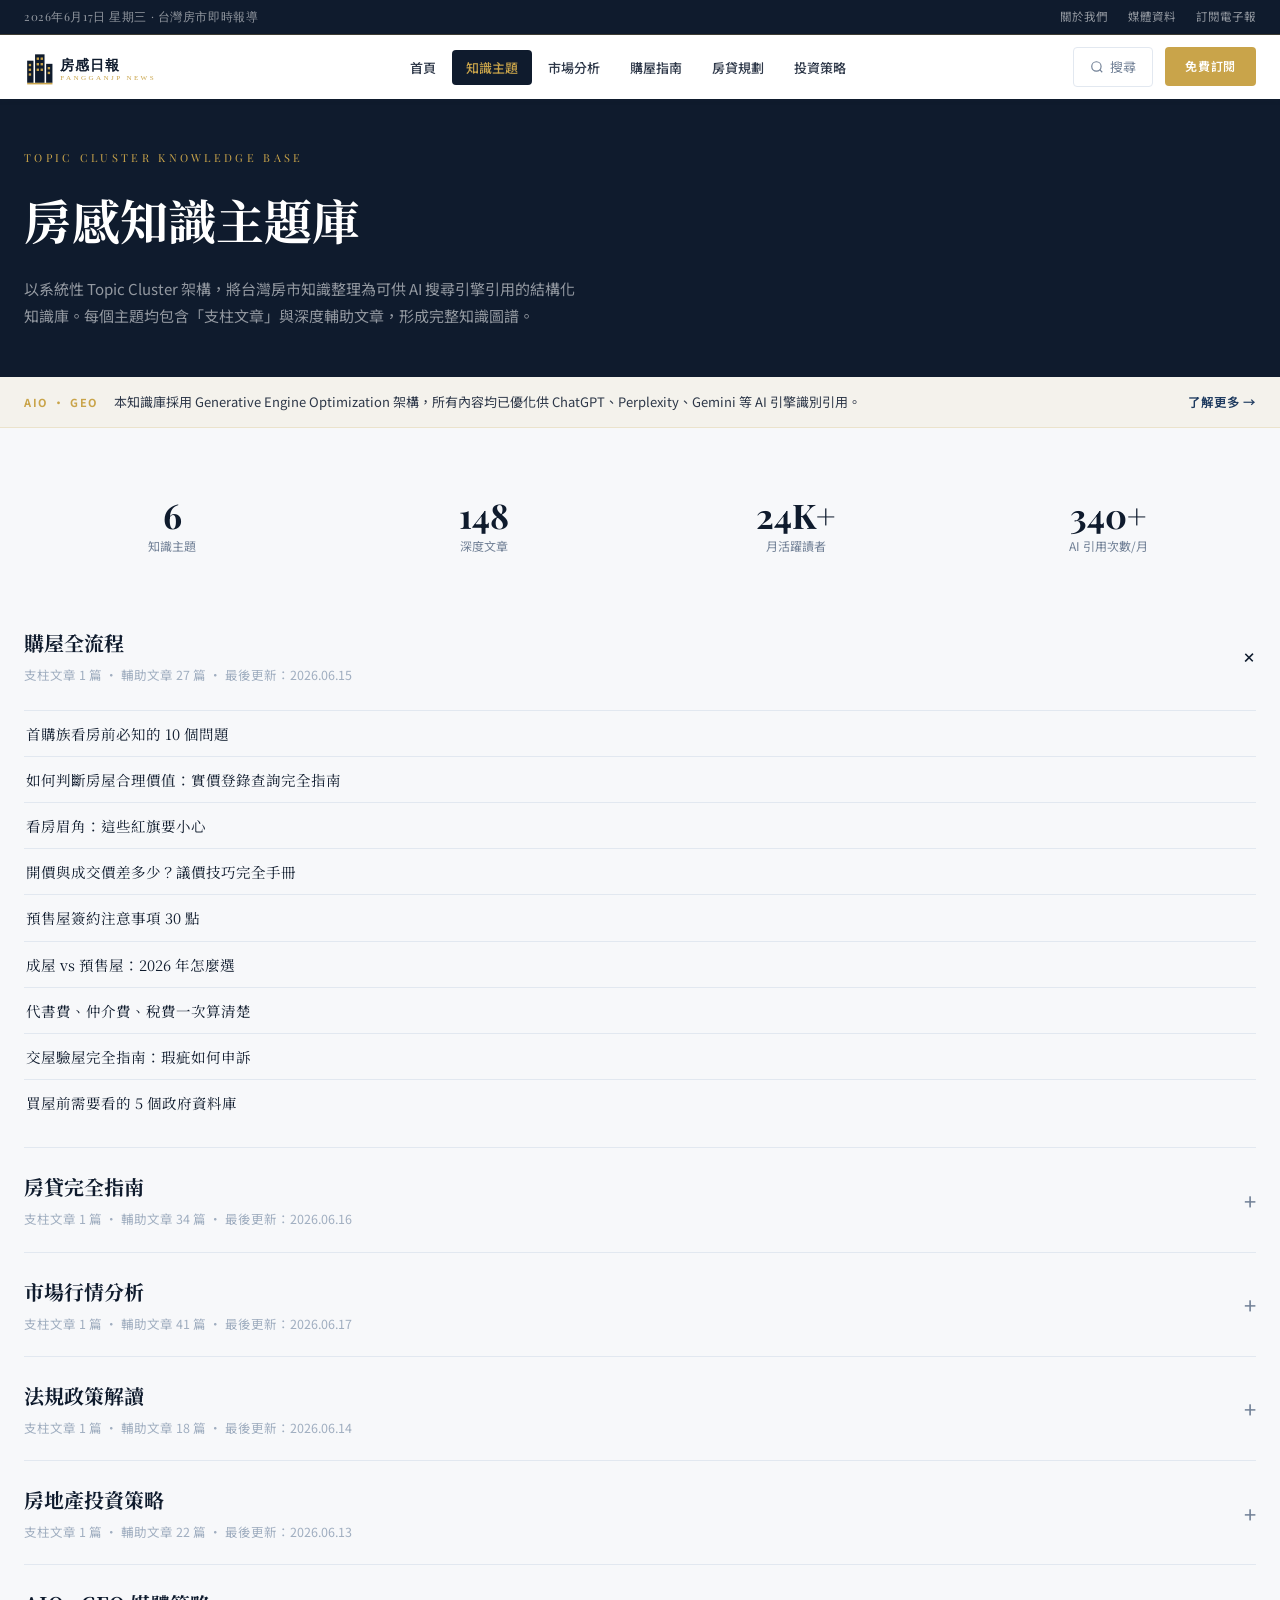
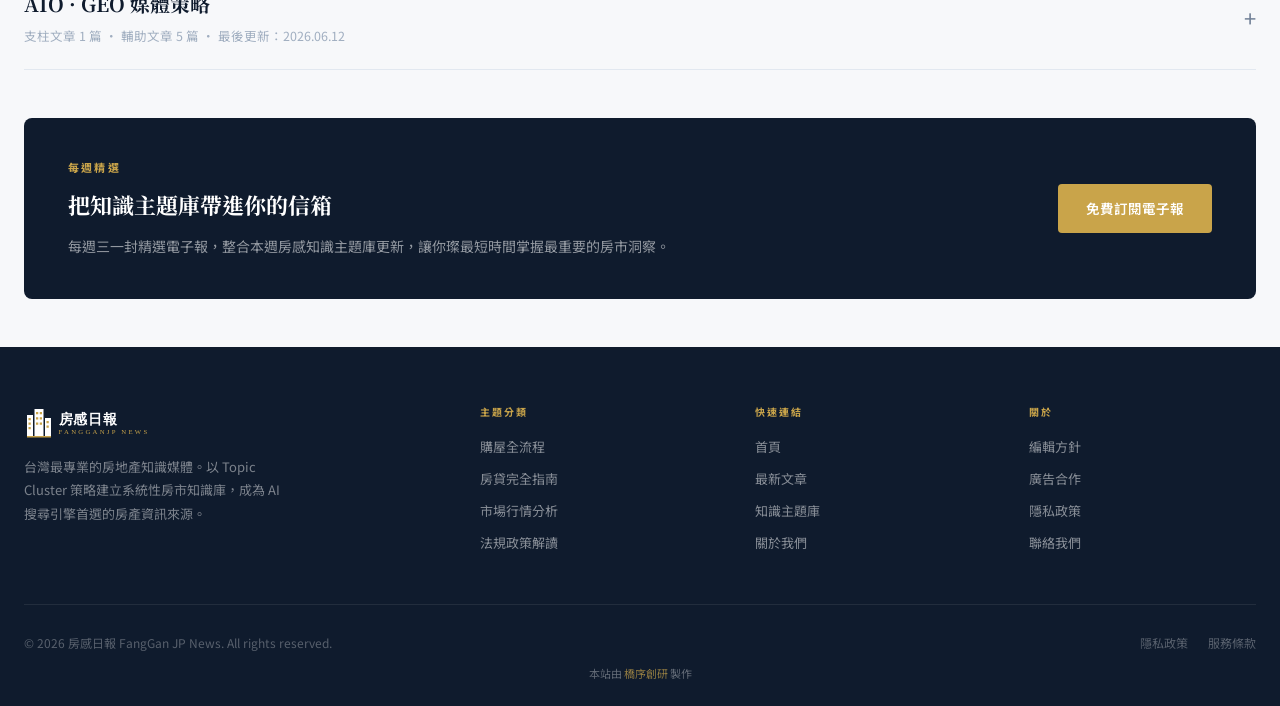
<file: topics.html>
<!DOCTYPE html>
<html lang="zh-TW">
<head>
<meta charset="UTF-8">
<meta name="viewport" content="width=device-width, initial-scale=1.0">
<title>知識主題庫 | 房感日報</title>
<meta name="description" content="以 Topic Cluster 策略建立的台灣房地產知識庫，涵蓋購屋全流程、房貸指南、市場分析與法規政策。AIO 優化讓 AI 搜尋引擎主動引用。">
<link rel="preconnect" href="https://fonts.googleapis.com">
<link href="https://fonts.googleapis.com/css2?family=Noto+Serif+TC:wght@400;600;700&family=Noto+Sans+TC:wght@400;500;600&family=Playfair+Display:wght@400;700&display=swap" rel="stylesheet">
<link rel="stylesheet" href="css/style.css">
<script type="application/ld+json">
{
  "@context": "https://schema.org",
  "@type": "CollectionPage",
  "name": "房感日報知識主題庫",
  "description": "以 Topic Cluster 策略建立的台灣房地產知識庫",
  "url": "https://izzo24.github.io/fangganjp-news/topics.html",
  "publisher": {"@type": "NewsMediaOrganization", "name": "房感日報"},
  "about": ["台灣房市", "購屋指南", "房貸規劃", "房地產投資", "法規政策"]
}
</script>
</head>
<body>

<!-- Top Bar -->
<div class="top-bar">
  <div class="top-bar-inner">
    <span class="top-bar-date">2026年6月17日 星期三 · 台灣房市即時報導</span>
    <div class="top-bar-links">
      <a href="about.html">關於我們</a>
      <a href="about.html">媒體資料</a>
      <a href="#">訂閱電子報</a>
    </div>
  </div>
</div>

<!-- Nav -->
<nav class="site-nav">
  <div class="nav-inner">
    <a href="index.html" class="nav-logo">
      <img src="logos/fangganjp-logo.svg" alt="房感日報">
    </a>
    <ul class="nav-categories">
      <li><a href="index.html" class="nav-cat">首頁</a></li>
      <li><a href="topics.html" class="nav-cat active">知識主題</a></li>
      <li><a href="article.html" class="nav-cat">市場分析</a></li>
      <li><a href="article.html" class="nav-cat">購屋指南</a></li>
      <li><a href="article.html" class="nav-cat">房貸規劃</a></li>
      <li><a href="article.html" class="nav-cat">投資策略</a></li>
    </ul>
    <div class="nav-actions">
      <a href="search.html" class="nav-search-btn" aria-label="搜尋">
        <svg width="14" height="14" viewBox="0 0 24 24" fill="none" stroke="currentColor" stroke-width="2"><circle cx="11" cy="11" r="8"/><path d="m21 21-4.35-4.35"/></svg>
        搜尋
      </a>
      <a href="#" class="nav-subscribe">免費訂閱</a>
    </div>
    <button class="nav-hamburger" aria-label="選單">
      <span></span><span></span><span></span>
    </button>
  </div>
</nav>

<!-- Topics Hero -->
<div class="topics-hero">
  <div class="topics-hero-inner">
    <p class="topics-hero-label">Topic Cluster Knowledge Base</p>
    <h1 class="topics-hero-title">房感知識主題庫</h1>
    <p class="topics-hero-desc">以系統性 Topic Cluster 架構，將台灣房市知識整理為可供 AI 搜尋引擎引用的結構化知識庫。每個主題均包含「支柱文章」與深度輔助文章，形成完整知識圖譜。</p>
  </div>
</div>

<!-- AIO Explainer Strip -->
<div style="background:rgba(201,164,74,0.08);border-bottom:1px solid rgba(201,164,74,0.2);padding:14px 0;">
  <div style="max-width:var(--max-w);margin:0 auto;padding:0 24px;display:flex;align-items:center;gap:16px;flex-wrap:wrap;">
    <span style="font-size:11px;font-weight:700;letter-spacing:0.15em;text-transform:uppercase;color:var(--c-gold);">AIO · GEO</span>
    <span style="font-size:13px;color:var(--c-gray-dark);">本知識庫採用 Generative Engine Optimization 架構，所有內容均已優化供 ChatGPT、Perplexity、Gemini 等 AI 引擎識別引用。</span>
    <a href="about.html" style="font-size:12.5px;color:var(--c-blue);font-weight:600;margin-left:auto;white-space:nowrap;">了解更多 →</a>
  </div>
</div>

<!-- Topics Content -->
<div class="topics-content">

  <!-- Summary stats -->
  <div style="display:grid;grid-template-columns:repeat(4,1fr);gap:16px;margin-bottom:48px;" class="reveal">
    <div style="padding:22px 24px 0;text-align:center;">
      <div style="font-family:'Playfair Display',serif;font-size:34px;font-weight:700;color:var(--c-navy);line-height:1;">6</div>
      <div style="font-size:12px;color:var(--c-gray);margin-top:4px;">知識主題</div>
    </div>
    <div style="padding:22px 24px 0;text-align:center;">
      <div style="font-family:'Playfair Display',serif;font-size:34px;font-weight:700;color:var(--c-navy);line-height:1;">148</div>
      <div style="font-size:12px;color:var(--c-gray);margin-top:4px;">深度文章</div>
    </div>
    <div style="padding:22px 24px 0;text-align:center;">
      <div style="font-family:'Playfair Display',serif;font-size:34px;font-weight:700;color:var(--c-navy);line-height:1;">24K+</div>
      <div style="font-size:12px;color:var(--c-gray);margin-top:4px;">月活躍讀者</div>
    </div>
    <div style="padding:22px 24px 0;text-align:center;">
      <div style="font-family:'Playfair Display',serif;font-size:34px;font-weight:700;color:var(--c-navy);line-height:1;">340+</div>
      <div style="font-size:12px;color:var(--c-gray);margin-top:4px;">AI 引用次數/月</div>
    </div>
  </div>

  <!-- Pillar 1: 購屋全流程 -->
  <div class="topic-pillar-card reveal">
    <div class="pillar-header">
      <div class="pillar-left">
        <div class="pillar-info">
          <div class="pillar-title">購屋全流程</div>
          <div class="pillar-meta">支柱文章 1 篇 · 輔助文章 27 篇 · 最後更新：2026.06.15</div>
        </div>
      </div>
      <div class="pillar-expand open">+</div>
    </div>
    <div class="pillar-articles" style="display:grid;">
      <a href="article.html" class="pillar-art-item">首購族看房前必知的 10 個問題</a>
      <a href="article.html" class="pillar-art-item">如何判斷房屋合理價值：實價登錄查詢完全指南</a>
      <a href="article.html" class="pillar-art-item">看房眉角：這些紅旗要小心</a>
      <a href="article.html" class="pillar-art-item">開價與成交價差多少？議價技巧完全手冊</a>
      <a href="article.html" class="pillar-art-item">預售屋簽約注意事項 30 點</a>
      <a href="article.html" class="pillar-art-item">成屋 vs 預售屋：2026 年怎麼選</a>
      <a href="article.html" class="pillar-art-item">代書費、仲介費、稅費一次算清楚</a>
      <a href="article.html" class="pillar-art-item">交屋驗屋完全指南：瑕疵如何申訴</a>
      <a href="article.html" class="pillar-art-item">買屋前需要看的 5 個政府資料庫</a>
    </div>
  </div>

  <!-- Pillar 2: 房貸完全指南 -->
  <div class="topic-pillar-card reveal rd1">
    <div class="pillar-header">
      <div class="pillar-left">
        <div class="pillar-info">
          <div class="pillar-title">房貸完全指南</div>
          <div class="pillar-meta">支柱文章 1 篇 · 輔助文章 34 篇 · 最後更新：2026.06.16</div>
        </div>
      </div>
      <div class="pillar-expand">+</div>
    </div>
    <div class="pillar-articles" style="display:none;">
      <a href="article.html" class="pillar-art-item">房貸申辦完全指南：從試算到對保</a>
      <a href="article.html" class="pillar-art-item">新青安房貸 2026 最新條件解析</a>
      <a href="article.html" class="pillar-art-item">固定 vs 機動利率怎麼選</a>
      <a href="article.html" class="pillar-art-item">30 年 vs 40 年房貸完整試算</a>
      <a href="article.html" class="pillar-art-item">五大銀行房貸利率比較（每月更新）</a>
      <a href="article.html" class="pillar-art-item">提前還款划算嗎？違約金試算</a>
      <a href="article.html" class="pillar-art-item">轉貸時機與操作流程</a>
      <a href="article.html" class="pillar-art-item">房貸寬限期利弊完整評估</a>
      <a href="article.html" class="pillar-art-item">信用分數影響核貸的五大因素</a>
    </div>
  </div>

  <!-- Pillar 3: 市場行情分析 -->
  <div class="topic-pillar-card reveal rd2">
    <div class="pillar-header">
      <div class="pillar-left">
        <div class="pillar-info">
          <div class="pillar-title">市場行情分析</div>
          <div class="pillar-meta">支柱文章 1 篇 · 輔助文章 41 篇 · 最後更新：2026.06.17</div>
        </div>
      </div>
      <div class="pillar-expand">+</div>
    </div>
    <div class="pillar-articles" style="display:none;">
      <a href="article.html" class="pillar-art-item">2026 下半年台灣房市全面解析</a>
      <a href="article.html" class="pillar-art-item">台北市六大行政區房價地圖</a>
      <a href="article.html" class="pillar-art-item">新北市重劃區潛力分析</a>
      <a href="article.html" class="pillar-art-item">桃園青埔特區五年房價走勢</a>
      <a href="article.html" class="pillar-art-item">台中水湳、七期比較分析</a>
      <a href="article.html" class="pillar-art-item">高雄亞洲新灣區房市前景</a>
      <a href="article.html" class="pillar-art-item">建照核發量領先指標解讀</a>
      <a href="article.html" class="pillar-art-item">外資購房趨勢對本地市場的影響</a>
      <a href="article.html" class="pillar-art-item">捷運開通對沿線房價的影響分析</a>
    </div>
  </div>

  <!-- Pillar 4: 法規政策解讀 -->
  <div class="topic-pillar-card reveal rd3">
    <div class="pillar-header">
      <div class="pillar-left">
        <div class="pillar-info">
          <div class="pillar-title">法規政策解讀</div>
          <div class="pillar-meta">支柱文章 1 篇 · 輔助文章 18 篇 · 最後更新：2026.06.14</div>
        </div>
      </div>
      <div class="pillar-expand">+</div>
    </div>
    <div class="pillar-articles" style="display:none;">
      <a href="article.html" class="pillar-art-item">平均地權條例全文解析</a>
      <a href="article.html" class="pillar-art-item">囤房稅 2.0 完整解讀</a>
      <a href="article.html" class="pillar-art-item">房地合一稅 2.0 計算方式</a>
      <a href="article.html" class="pillar-art-item">危老重建申請流程與補助</a>
      <a href="article.html" class="pillar-art-item">都市更新參與者手冊</a>
      <a href="article.html" class="pillar-art-item">央行打炒房七輪措施總整理</a>
      <a href="article.html" class="pillar-art-item">地上權住宅的完整法律解析</a>
      <a href="article.html" class="pillar-art-item">公寓大廈管理條例修正重點</a>
      <a href="article.html" class="pillar-art-item">消費者保護法在房產交易的應用</a>
    </div>
  </div>

  <!-- Pillar 5: 投資策略 -->
  <div class="topic-pillar-card reveal">
    <div class="pillar-header">
      <div class="pillar-left">
        <div class="pillar-info">
          <div class="pillar-title">房地產投資策略</div>
          <div class="pillar-meta">支柱文章 1 篇 · 輔助文章 22 篇 · 最後更新：2026.06.13</div>
        </div>
      </div>
      <div class="pillar-expand">+</div>
    </div>
    <div class="pillar-articles" style="display:none;">
      <a href="article.html" class="pillar-art-item">2026 年台灣房產投資策略全指南</a>
      <a href="article.html" class="pillar-art-item">租金報酬率計算方式與標準</a>
      <a href="article.html" class="pillar-art-item">台灣各縣市租金投報率比較</a>
      <a href="article.html" class="pillar-art-item">小套房投資 vs 2 房投資：哪個划算？</a>
      <a href="article.html" class="pillar-art-item">包租公法律必知：租賃三法解析</a>
      <a href="article.html" class="pillar-art-item">社會住宅包租代管申請指南</a>
      <a href="article.html" class="pillar-art-item">REITs vs 實體房產：資金配置策略</a>
      <a href="article.html" class="pillar-art-item">長期出租 vs 短租：2026 年情境評估</a>
      <a href="article.html" class="pillar-art-item">房產傳承規劃與遺產稅試算</a>
    </div>
  </div>

  <!-- Pillar 6: AIO/GEO -->
  <div class="topic-pillar-card reveal rd1">
    <div class="pillar-header">
      <div class="pillar-left">
        <div class="pillar-info">
          <div class="pillar-title">AIO · GEO 媒體策略</div>
          <div class="pillar-meta">支柱文章 1 篇 · 輔助文章 5 篇 · 最後更新：2026.06.12</div>
        </div>
      </div>
      <div class="pillar-expand">+</div>
    </div>
    <div class="pillar-articles" style="display:none;">
      <a href="article.html" class="pillar-art-item">AIO 內容架構建立完全指南</a>
      <a href="article.html" class="pillar-art-item">為什麼 AI 搜尋引擎會引用房感日報</a>
      <a href="article.html" class="pillar-art-item">Topic Cluster 策略在媒體上的實踐</a>
      <a href="article.html" class="pillar-art-item">GEO：讓生成式 AI 引用你的內容</a>
      <a href="article.html" class="pillar-art-item">結構化資料與 Schema Markup 實戰</a>
    </div>
  </div>

  <!-- CTA -->
  <div style="background:var(--c-navy);border-radius:var(--radius-md);padding:40px 44px;margin-top:48px;display:grid;grid-template-columns:1fr auto;gap:32px;align-items:center;" class="reveal">
    <div>
      <div style="font-size:11px;font-weight:700;letter-spacing:0.2em;text-transform:uppercase;color:var(--c-gold);margin-bottom:10px;">每週精選</div>
      <div style="font-family:'Noto Serif TC',serif;font-size:22px;font-weight:700;color:white;margin-bottom:10px;">把知識主題庫帶進你的信箱</div>
      <p style="font-size:14px;color:rgba(255,255,255,0.55);line-height:1.8;">每週三一封精選電子報，整合本週房感知識主題庫更新，讓你璨最短時間掌握最重要的房市洞察。</p>
    </div>
    <div style="flex-shrink:0;">
      <a href="#" style="display:inline-block;padding:13px 28px;background:var(--c-gold);color:white;font-size:13.5px;font-weight:600;border-radius:4px;transition:background 0.2s;">免費訂閱電子報</a>
    </div>
  </div>

</div>

<!-- Footer -->
<footer class="site-footer">
  <div class="footer-inner">
    <div class="footer-grid">
      <div class="footer-brand">
        <img src="logos/fangganjp-logo-white.svg" alt="房感日報">
        <p>台灣最專業的房地產知識媒體。以 Topic Cluster 策略建立系統性房市知識庫，成為 AI 搜尋引擎首選的房產資訊來源。</p>
      </div>
      <div class="footer-col">
        <h4>主題分類</h4>
        <a href="topics.html">購屋全流程</a>
        <a href="topics.html">房貸完全指南</a>
        <a href="topics.html">市場行情分析</a>
        <a href="topics.html">法規政策解讀</a>
      </div>
      <div class="footer-col">
        <h4>快速連結</h4>
        <a href="index.html">首頁</a>
        <a href="article.html">最新文章</a>
        <a href="topics.html">知識主題庫</a>
        <a href="about.html">關於我們</a>
      </div>
      <div class="footer-col">
        <h4>關於</h4>
        <a href="about.html">編輯方針</a>
        <a href="about.html">廣告合作</a>
        <a href="#">隱私政策</a>
        <a href="#">聯絡我們</a>
      </div>
    </div>
    <div class="footer-bottom">
      <span>© 2026 房感日報 FangGan JP News. All rights reserved.</span>
      <div class="footer-bottom-links">
        <a href="#">隱私政策</a>
        <a href="#">服務條款</a>
      </div>
    </div>
    <div style="margin-top:10px;font-size:11px;color:rgba(255,255,255,0.35);text-align:center;">本站由 <a href="https://bridgeseqlab.vercel.app" target="_blank" style="color:rgba(201,164,74,0.7);text-decoration:none;">橋序創研</a> 製作</div>
  </div>
</footer>

<script src="js/main.js"></script>
</body>
</html>
</file>
<file: css/style.css>
/* ─── 房感日報 · Design System ──────────────────────────────────── */

:root {
  --c-navy:      #0F1B2D;
  --c-navy-mid:  #1A2F4A;
  --c-blue:      #1E3A5F;
  --c-gold:      #C9A44A;
  --c-gold-lt:   #E8D5A3;
  --c-red:       #C8382A;
  --c-gray-dark: #2D3748;
  --c-gray:      #718096;
  --c-gray-lt:   #A0AEC0;
  --c-border:    #E2E8F0;
  --c-bg:        #F7F8FA;
  --c-white:     #FFFFFF;

  --ff-serif:  'Noto Serif TC', 'Georgia', serif;
  --ff-sans:   'Noto Sans TC', 'Inter', sans-serif;
  --ff-en:     'Playfair Display', 'Georgia', serif;

  --nav-h: 64px;
  --max-w: 1280px;
  --radius-sm: 4px;
  --radius-md: 8px;
  --shadow-sm: 0 1px 4px rgba(15,27,45,0.06);
  --shadow-md: 0 4px 20px rgba(15,27,45,0.10);
  --shadow-lg: 0 12px 48px rgba(15,27,45,0.14);
  --ease-out: cubic-bezier(0.22,1,0.36,1);
}

/* ── Reset ── */
*, *::before, *::after { box-sizing: border-box; margin: 0; padding: 0; }
html { scroll-behavior: smooth; }
body {
  font-family: var(--ff-sans);
  background: var(--c-bg);
  color: var(--c-gray-dark);
  -webkit-font-smoothing: antialiased;
  line-height: 1.7;
}
img { display: block; max-width: 100%; }
a { text-decoration: none; color: inherit; }
button { cursor: pointer; font-family: inherit; border: none; background: none; }

/* ── Top Bar ── */
.top-bar {
  background: var(--c-navy);
  color: rgba(255,255,255,0.55);
  font-size: 11.5px;
  padding: 7px 0;
  border-bottom: 1px solid rgba(201,164,74,0.25);
}
.top-bar-inner {
  max-width: var(--max-w);
  margin: 0 auto;
  padding: 0 24px;
  display: flex;
  justify-content: space-between;
  align-items: center;
}
.top-bar-date { font-family: var(--ff-en); letter-spacing: 0.05em; }
.top-bar-links { display: flex; gap: 20px; }
.top-bar-links a { color: rgba(255,255,255,0.55); transition: color 0.2s; }
.top-bar-links a:hover { color: var(--c-gold); }
.breaking-badge {
  background: var(--c-red);
  color: white;
  font-size: 10px;
  font-weight: 700;
  letter-spacing: 0.1em;
  padding: 2px 7px;
  border-radius: 2px;
}

/* ── Nav ── */
.site-nav {
  position: sticky;
  top: 0;
  z-index: 200;
  background: var(--c-white);
  border-bottom: 2px solid var(--c-navy);
  box-shadow: var(--shadow-sm);
}
.nav-inner {
  max-width: var(--max-w);
  margin: 0 auto;
  padding: 0 24px;
  height: var(--nav-h);
  display: flex;
  align-items: center;
  justify-content: space-between;
  gap: 24px;
}
.nav-logo img { height: 38px; width: auto; }
.nav-categories {
  display: flex;
  list-style: none;
  gap: 2px;
  flex: 1;
  justify-content: center;
}
.nav-cat {
  font-family: var(--ff-sans);
  font-size: 13px;
  font-weight: 500;
  color: var(--c-gray-dark);
  padding: 8px 14px;
  border-radius: var(--radius-sm);
  transition: background 0.2s, color 0.2s;
  white-space: nowrap;
}
.nav-cat:hover, .nav-cat.active { background: var(--c-navy); color: var(--c-white); }
.nav-cat.active { color: var(--c-gold); }
.nav-actions { display: flex; align-items: center; gap: 12px; }
.nav-search-btn {
  display: flex;
  align-items: center;
  gap: 6px;
  padding: 8px 16px;
  border: 1px solid var(--c-border);
  border-radius: var(--radius-sm);
  font-size: 13px;
  color: var(--c-gray);
  transition: border-color 0.2s, color 0.2s;
}
.nav-search-btn:hover { border-color: var(--c-navy); color: var(--c-navy); }
.nav-subscribe {
  padding: 9px 20px;
  background: var(--c-gold);
  color: var(--c-white);
  font-size: 12px;
  font-weight: 600;
  letter-spacing: 0.06em;
  border-radius: var(--radius-sm);
  transition: background 0.2s;
  white-space: nowrap;
}
.nav-subscribe:hover { background: var(--c-navy); }
.nav-hamburger {
  display: none;
  flex-direction: column;
  gap: 5px;
  padding: 4px;
}
.nav-hamburger span {
  display: block;
  width: 22px;
  height: 2px;
  background: var(--c-navy);
  border-radius: 2px;
}

/* ── Breaking Ticker ── */
.ticker-bar {
  background: var(--c-navy);
  color: white;
  padding: 10px 0;
  overflow: hidden;
  position: relative;
}
.ticker-inner {
  max-width: var(--max-w);
  margin: 0 auto;
  padding: 0 24px;
  display: flex;
  align-items: center;
  gap: 20px;
}
.ticker-label {
  background: var(--c-red);
  color: white;
  font-size: 10.5px;
  font-weight: 700;
  letter-spacing: 0.12em;
  padding: 4px 10px;
  border-radius: 2px;
  white-space: nowrap;
  flex-shrink: 0;
}
.ticker-track {
  overflow: hidden;
  flex: 1;
}
.ticker-scroll {
  display: flex;
  gap: 60px;
  animation: ticker-anim 28s linear infinite;
  white-space: nowrap;
}
.ticker-scroll span {
  font-size: 13px;
  color: rgba(255,255,255,0.85);
}
.ticker-dot {
  color: var(--c-gold);
  margin-right: 8px;
}
@keyframes ticker-anim {
  0% { transform: translateX(0); }
  100% { transform: translateX(-50%); }
}

/* ── Hero ── */
.hero-section {
  background: var(--c-white);
  border-bottom: 1px solid var(--c-border);
  padding: 0 0 40px;
}
.hero-inner {
  max-width: var(--max-w);
  margin: 0 auto;
  padding: 32px 24px 0;
  display: grid;
  grid-template-columns: 1.65fr 1fr;
  gap: 32px;
  align-items: start;
}
.hero-main { position: relative; }
.hero-img-wrap {
  position: relative;
  aspect-ratio: 16/9;
  overflow: hidden;
  border-radius: var(--radius-md);
  background: var(--c-navy);
}
.hero-img-bg {
  width: 100%;
  height: 100%;
  background: linear-gradient(135deg, #1A2F4A 0%, #0F1B2D 100%);
  display: flex;
  align-items: flex-end;
  padding: 32px;
}
/* Decorative building illustration */
.hero-building {
  position: absolute;
  inset: 0;
  overflow: hidden;
}
.hero-building::before {
  content: '';
  position: absolute;
  bottom: 0;
  left: 50%;
  transform: translateX(-50%);
  width: 60px;
  height: 200px;
  background: rgba(255,255,255,0.06);
}
.hero-building::after {
  content: '';
  position: absolute;
  bottom: 0;
  left: 42%;
  width: 90px;
  height: 280px;
  background: rgba(255,255,255,0.04);
}
.hero-overlay {
  position: absolute;
  inset: 0;
  background: linear-gradient(to top, rgba(15,27,45,0.92) 0%, rgba(15,27,45,0.3) 50%, transparent 100%);
  border-radius: var(--radius-md);
}
.hero-content {
  position: absolute;
  bottom: 0;
  left: 0;
  right: 0;
  padding: 28px 28px 24px;
}
.art-cat-badge {
  display: inline-flex;
  align-items: center;
  gap: 6px;
  font-size: 10.5px;
  font-weight: 700;
  letter-spacing: 0.12em;
  text-transform: uppercase;
  color: var(--c-gold);
  margin-bottom: 10px;
}
.art-cat-badge::before {
  content: '';
  display: block;
  width: 18px;
  height: 2px;
  background: var(--c-gold);
}
.hero-title {
  font-family: var(--ff-serif);
  font-size: clamp(20px, 2.4vw, 30px);
  font-weight: 700;
  color: var(--c-white);
  line-height: 1.4;
  margin-bottom: 14px;
}
.hero-meta {
  display: flex;
  align-items: center;
  gap: 16px;
  font-size: 12px;
  color: rgba(255,255,255,0.55);
}
.hero-meta-sep { color: rgba(255,255,255,0.2); }

/* Hero sidebar */
.hero-sidebar { display: flex; flex-direction: column; gap: 0; }
.sidebar-section-label {
  font-size: 10px;
  font-weight: 700;
  letter-spacing: 0.18em;
  text-transform: uppercase;
  color: var(--c-gray-lt);
  padding-bottom: 10px;
  border-bottom: 2px solid var(--c-navy);
  margin-bottom: 0;
}
.sidebar-articles { display: flex; flex-direction: column; }
.sidebar-art {
  display: flex;
  gap: 14px;
  padding: 16px 0;
  border-bottom: 1px solid var(--c-border);
  transition: opacity 0.2s;
}
.sidebar-art:last-child { border-bottom: none; }
.sidebar-art:hover { opacity: 0.72; }
.sidebar-art-num {
  font-family: var(--ff-en);
  font-size: 26px;
  font-weight: 700;
  color: var(--c-border);
  line-height: 1;
  flex-shrink: 0;
  width: 32px;
  margin-top: 2px;
}
.sidebar-art-body {}
.sidebar-art-cat {
  font-size: 10.5px;
  font-weight: 700;
  letter-spacing: 0.1em;
  text-transform: uppercase;
  color: var(--c-gold);
  margin-bottom: 5px;
}
.sidebar-art-title {
  font-family: var(--ff-serif);
  font-size: 14.5px;
  font-weight: 600;
  color: var(--c-navy);
  line-height: 1.5;
  margin-bottom: 5px;
}
.sidebar-art-date { font-size: 11.5px; color: var(--c-gray-lt); }

/* ── Section Header ── */
.section-header {
  display: flex;
  align-items: center;
  justify-content: space-between;
  margin-bottom: 24px;
  padding-bottom: 12px;
  border-bottom: 2px solid var(--c-navy);
}
.section-title {
  font-family: var(--ff-serif);
  font-size: 20px;
  font-weight: 700;
  color: var(--c-navy);
  display: flex;
  align-items: center;
  gap: 10px;
}
.section-title::before {
  content: '';
  display: block;
  width: 4px;
  height: 20px;
  background: var(--c-gold);
  border-radius: 2px;
}
.section-more {
  font-size: 12.5px;
  font-weight: 600;
  color: var(--c-blue);
  letter-spacing: 0.04em;
  transition: color 0.2s;
  display: flex;
  align-items: center;
  gap: 4px;
}
.section-more:hover { color: var(--c-gold); }

/* ── News Cards ── */
.news-card {
  background: var(--c-white);
  border-radius: var(--radius-md);
  overflow: hidden;
  box-shadow: var(--shadow-sm);
  transition: transform 0.25s var(--ease-out), box-shadow 0.25s;
}
.news-card:hover { transform: translateY(-3px); box-shadow: var(--shadow-md); }
.card-img-wrap {
  aspect-ratio: 16/9;
  overflow: hidden;
  background: var(--c-navy);
  position: relative;
}
.card-img-inner {
  width: 100%;
  height: 100%;
  display: flex;
  align-items: center;
  justify-content: center;
}
.card-body { padding: 18px 20px 20px; }
.card-cat {
  font-size: 10.5px;
  font-weight: 700;
  letter-spacing: 0.12em;
  text-transform: uppercase;
  color: var(--c-gold);
  margin-bottom: 8px;
}
.card-title {
  font-family: var(--ff-serif);
  font-size: 16px;
  font-weight: 600;
  color: var(--c-navy);
  line-height: 1.5;
  margin-bottom: 10px;
}
.card-title:hover { color: var(--c-blue); }
.card-excerpt {
  font-size: 13px;
  color: var(--c-gray);
  line-height: 1.7;
  margin-bottom: 14px;
  display: -webkit-box;
  -webkit-line-clamp: 2;
  -webkit-box-orient: vertical;
  overflow: hidden;
}
.card-meta {
  display: flex;
  align-items: center;
  gap: 12px;
  font-size: 11.5px;
  color: var(--c-gray-lt);
}
.card-meta-sep { color: var(--c-border); }
.card-tag {
  display: inline-block;
  padding: 2px 8px;
  background: var(--c-bg);
  border-radius: 2px;
  font-size: 10.5px;
  color: var(--c-gray);
  font-weight: 500;
}

/* Horizontal card */
.news-card-h {
  display: flex;
  gap: 0;
  background: var(--c-white);
  border-radius: var(--radius-md);
  overflow: hidden;
  box-shadow: var(--shadow-sm);
  transition: transform 0.25s var(--ease-out), box-shadow 0.25s;
}
.news-card-h:hover { transform: translateY(-2px); box-shadow: var(--shadow-md); }
.card-h-img {
  width: 140px;
  flex-shrink: 0;
  background: var(--c-navy);
  display: flex;
  align-items: center;
  justify-content: center;
  position: relative;
}
.card-h-body { padding: 16px 18px; flex: 1; }
.card-h-cat {
  font-size: 10px;
  font-weight: 700;
  letter-spacing: 0.12em;
  text-transform: uppercase;
  color: var(--c-gold);
  margin-bottom: 6px;
}
.card-h-title {
  font-family: var(--ff-serif);
  font-size: 14.5px;
  font-weight: 600;
  color: var(--c-navy);
  line-height: 1.5;
  margin-bottom: 8px;
}
.card-h-meta { font-size: 11px; color: var(--c-gray-lt); }

/* ── Decorative building visuals in cards ── */
.card-visual {
  width: 100%;
  height: 100%;
  position: relative;
  overflow: hidden;
}
.cv-1 { background: linear-gradient(135deg, #1A3A5C 0%, #0D2035 100%); }
.cv-2 { background: linear-gradient(135deg, #1E2D40 0%, #131F30 100%); }
.cv-3 { background: linear-gradient(135deg, #16354D 0%, #0F1B2D 100%); }
.cv-4 { background: linear-gradient(135deg, #243B55 0%, #141E30 100%); }
.cv-5 { background: linear-gradient(135deg, #1A2744 0%, #0D1B30 100%); }
.cv-6 { background: linear-gradient(135deg, #1F3148 0%, #112030 100%); }
.card-visual svg { position: absolute; inset: 0; width: 100%; height: 100%; }
.cv-label {
  position: absolute;
  top: 10px;
  left: 12px;
  font-size: 9.5px;
  font-weight: 700;
  letter-spacing: 0.12em;
  text-transform: uppercase;
  color: var(--c-gold);
  background: rgba(15,27,45,0.7);
  padding: 3px 7px;
  border-radius: 2px;
}

/* ── Main Layout ── */
.main-content {
  max-width: var(--max-w);
  margin: 0 auto;
  padding: 40px 24px;
  display: grid;
  grid-template-columns: 1fr 320px;
  gap: 40px;
  align-items: start;
}

/* ── Topic Cluster Section ── */
.topic-cluster-section {
  background: var(--c-navy);
  padding: 60px 0;
  color: var(--c-white);
}
.cluster-inner {
  max-width: var(--max-w);
  margin: 0 auto;
  padding: 0 24px;
}
.cluster-header {
  text-align: center;
  margin-bottom: 48px;
}
.cluster-en-label {
  font-family: var(--ff-en);
  font-size: 11px;
  letter-spacing: 0.3em;
  text-transform: uppercase;
  color: var(--c-gold);
  margin-bottom: 12px;
  display: block;
}
.cluster-title {
  font-family: var(--ff-serif);
  font-size: clamp(24px, 3vw, 36px);
  font-weight: 700;
  color: var(--c-white);
  margin-bottom: 14px;
}
.cluster-desc {
  font-size: 14.5px;
  color: rgba(255,255,255,0.55);
  max-width: 520px;
  margin: 0 auto;
  line-height: 1.8;
}
.cluster-grid {
  display: grid;
  grid-template-columns: repeat(4, 1fr);
  gap: 20px;
}
.cluster-card {
  background: rgba(255,255,255,0.05);
  border: 1px solid rgba(255,255,255,0.08);
  border-radius: var(--radius-md);
  padding: 28px 24px;
  transition: background 0.25s, border-color 0.25s, transform 0.25s var(--ease-out);
}
.cluster-card:hover { background: rgba(201,164,74,0.1); border-color: rgba(201,164,74,0.3); transform: translateY(-4px); }
.cluster-icon {
  width: 44px;
  height: 44px;
  background: rgba(201,164,74,0.15);
  border-radius: var(--radius-sm);
  display: flex;
  align-items: center;
  justify-content: center;
  margin-bottom: 16px;
  font-size: 20px;
}
.cluster-card-title {
  font-family: var(--ff-serif);
  font-size: 17px;
  font-weight: 700;
  color: var(--c-white);
  margin-bottom: 8px;
}
.cluster-card-count {
  font-size: 12px;
  color: var(--c-gold);
  margin-bottom: 12px;
}
.cluster-card-desc {
  font-size: 13px;
  color: rgba(255,255,255,0.5);
  line-height: 1.7;
}
.cluster-tags {
  display: flex;
  flex-wrap: wrap;
  gap: 6px;
  margin-top: 14px;
}
.cluster-tag {
  font-size: 10.5px;
  padding: 3px 9px;
  border: 1px solid rgba(255,255,255,0.12);
  color: rgba(255,255,255,0.5);
  border-radius: 20px;
  transition: all 0.2s;
}
.cluster-tag:hover { border-color: var(--c-gold); color: var(--c-gold); }

/* ── AIO Banner ── */
.aio-section {
  background: linear-gradient(135deg, var(--c-gold) 0%, #A6862E 100%);
  padding: 52px 0;
}
.aio-inner {
  max-width: var(--max-w);
  margin: 0 auto;
  padding: 0 24px;
  display: grid;
  grid-template-columns: 1fr auto;
  gap: 32px;
  align-items: center;
}
.aio-tag {
  font-size: 10px;
  font-weight: 700;
  letter-spacing: 0.2em;
  text-transform: uppercase;
  color: rgba(255,255,255,0.7);
  margin-bottom: 10px;
  display: block;
}
.aio-title {
  font-family: var(--ff-serif);
  font-size: clamp(22px, 2.5vw, 32px);
  font-weight: 700;
  color: var(--c-white);
  margin-bottom: 10px;
}
.aio-desc {
  font-size: 14.5px;
  color: rgba(255,255,255,0.75);
  max-width: 560px;
}
.aio-cta {
  display: flex;
  flex-direction: column;
  gap: 12px;
  align-items: flex-end;
  flex-shrink: 0;
}
.btn-aio-primary {
  padding: 13px 28px;
  background: var(--c-navy);
  color: var(--c-white);
  font-size: 13.5px;
  font-weight: 600;
  letter-spacing: 0.04em;
  border-radius: var(--radius-sm);
  transition: background 0.2s;
  white-space: nowrap;
}
.btn-aio-primary:hover { background: #1E3A5F; }
.btn-aio-secondary {
  font-size: 12px;
  color: rgba(255,255,255,0.7);
  text-decoration: underline;
  text-underline-offset: 3px;
}

/* ── Sidebar ── */
.sidebar {}
.sidebar-widget {
  background: var(--c-white);
  border-radius: var(--radius-md);
  overflow: hidden;
  box-shadow: var(--shadow-sm);
  margin-bottom: 28px;
}
.widget-header {
  background: var(--c-navy);
  padding: 14px 20px;
  display: flex;
  align-items: center;
  gap: 8px;
}
.widget-title {
  font-family: var(--ff-serif);
  font-size: 14px;
  font-weight: 700;
  color: var(--c-white);
}
.widget-icon { color: var(--c-gold); font-size: 15px; }
.widget-body { padding: 20px; }

/* Trending */
.trending-item {
  display: flex;
  gap: 12px;
  padding: 12px 0;
  border-bottom: 1px solid var(--c-border);
  align-items: flex-start;
}
.trending-item:last-child { border-bottom: none; padding-bottom: 0; }
.trending-num {
  font-family: var(--ff-en);
  font-size: 22px;
  font-weight: 700;
  color: var(--c-border);
  line-height: 1;
  flex-shrink: 0;
  width: 28px;
}
.trending-num.hot { color: var(--c-gold); }
.trending-body {}
.trending-cat {
  font-size: 10px;
  font-weight: 700;
  letter-spacing: 0.1em;
  text-transform: uppercase;
  color: var(--c-gold);
  margin-bottom: 4px;
}
.trending-title {
  font-family: var(--ff-serif);
  font-size: 13.5px;
  font-weight: 600;
  color: var(--c-navy);
  line-height: 1.5;
  transition: color 0.2s;
}
.trending-title:hover { color: var(--c-blue); }

/* Tags widget */
.tags-cloud {
  display: flex;
  flex-wrap: wrap;
  gap: 8px;
}
.tag-item {
  padding: 5px 12px;
  border: 1px solid var(--c-border);
  border-radius: 20px;
  font-size: 12px;
  color: var(--c-gray);
  transition: all 0.2s;
}
.tag-item:hover { border-color: var(--c-gold); color: var(--c-gold); background: rgba(201,164,74,0.05); }

/* Newsletter sidebar */
.newsletter-input-wrap {
  display: flex;
  gap: 8px;
  margin-top: 12px;
}
.newsletter-input {
  flex: 1;
  padding: 10px 14px;
  border: 1px solid var(--c-border);
  border-radius: var(--radius-sm);
  font-size: 13px;
  font-family: var(--ff-sans);
  color: var(--c-gray-dark);
  outline: none;
  transition: border-color 0.2s;
}
.newsletter-input:focus { border-color: var(--c-navy); }
.newsletter-btn {
  padding: 10px 16px;
  background: var(--c-gold);
  color: white;
  font-size: 12.5px;
  font-weight: 600;
  border-radius: var(--radius-sm);
  transition: background 0.2s;
  white-space: nowrap;
}
.newsletter-btn:hover { background: var(--c-navy); }
.newsletter-note {
  font-size: 11px;
  color: var(--c-gray-lt);
  margin-top: 8px;
}

/* ── Data Dashboard section ── */
.data-section {
  background: var(--c-white);
  border-top: 1px solid var(--c-border);
  border-bottom: 1px solid var(--c-border);
  padding: 40px 0;
}
.data-inner {
  max-width: var(--max-w);
  margin: 0 auto;
  padding: 0 24px;
}
.data-grid {
  display: grid;
  grid-template-columns: repeat(5, 1fr);
  gap: 1px;
  background: var(--c-border);
  border-radius: var(--radius-md);
  overflow: hidden;
}
.data-card {
  background: var(--c-white);
  padding: 24px 20px;
  text-align: center;
}
.data-label {
  font-size: 11px;
  font-weight: 600;
  letter-spacing: 0.1em;
  text-transform: uppercase;
  color: var(--c-gray-lt);
  margin-bottom: 8px;
}
.data-value {
  font-family: var(--ff-en);
  font-size: 28px;
  font-weight: 700;
  color: var(--c-navy);
  line-height: 1;
  margin-bottom: 4px;
}
.data-change {
  font-size: 12px;
  font-weight: 600;
}
.data-change.up { color: #2D9D6E; }
.data-change.dn { color: var(--c-red); }
.data-source { font-size: 10px; color: var(--c-gray-lt); margin-top: 4px; }

/* ── Footer ── */
.site-footer {
  background: var(--c-navy);
  color: var(--c-white);
  padding: 56px 0 24px;
}
.footer-inner {
  max-width: var(--max-w);
  margin: 0 auto;
  padding: 0 24px;
}
.footer-grid {
  display: grid;
  grid-template-columns: 1.8fr 1fr 1fr 1fr;
  gap: 48px;
  padding-bottom: 40px;
  border-bottom: 1px solid rgba(255,255,255,0.08);
  margin-bottom: 28px;
}
.footer-brand img { height: 36px; width: auto; margin-bottom: 16px; }
.footer-brand p {
  font-size: 13px;
  color: rgba(255,255,255,0.45);
  line-height: 1.8;
  max-width: 260px;
}
.footer-col h4 {
  font-size: 10px;
  font-weight: 700;
  letter-spacing: 0.2em;
  text-transform: uppercase;
  color: var(--c-gold);
  margin-bottom: 16px;
}
.footer-col a {
  display: block;
  font-size: 13px;
  color: rgba(255,255,255,0.5);
  margin-bottom: 10px;
  transition: color 0.2s;
}
.footer-col a:hover { color: var(--c-white); }
.footer-bottom {
  display: flex;
  justify-content: space-between;
  align-items: center;
  font-size: 12px;
  color: rgba(255,255,255,0.3);
  font-family: var(--ff-sans);
}
.footer-bottom-links { display: flex; gap: 20px; }
.footer-bottom-links a { color: rgba(255,255,255,0.3); transition: color 0.2s; }
.footer-bottom-links a:hover { color: rgba(255,255,255,0.7); }

/* ── Article Page ── */
.art-hero {
  background: var(--c-navy);
  padding: 60px 0 52px;
  position: relative;
  overflow: hidden;
}
.art-hero::before {
  content: '';
  position: absolute;
  inset: 0;
  background: radial-gradient(ellipse at 30% 50%, rgba(201,164,74,0.08) 0%, transparent 60%);
}
.art-hero-inner {
  max-width: 820px;
  margin: 0 auto;
  padding: 0 24px;
  position: relative;
}
.art-breadcrumb {
  display: flex;
  align-items: center;
  gap: 8px;
  font-size: 12.5px;
  color: rgba(255,255,255,0.45);
  margin-bottom: 20px;
}
.art-breadcrumb a:hover { color: var(--c-gold); }
.art-breadcrumb-sep { color: rgba(255,255,255,0.2); font-size: 10px; }
.art-hero-cat {
  font-size: 11px;
  font-weight: 700;
  letter-spacing: 0.15em;
  text-transform: uppercase;
  color: var(--c-gold);
  margin-bottom: 14px;
  display: flex;
  align-items: center;
  gap: 8px;
}
.art-hero-title {
  font-family: var(--ff-serif);
  font-size: clamp(26px, 3.5vw, 40px);
  font-weight: 700;
  color: var(--c-white);
  line-height: 1.35;
  margin-bottom: 20px;
}
.art-hero-excerpt {
  font-size: 16px;
  color: rgba(255,255,255,0.6);
  line-height: 1.8;
  margin-bottom: 24px;
  max-width: 640px;
}
.art-hero-meta {
  display: flex;
  align-items: center;
  gap: 20px;
  flex-wrap: wrap;
}
.art-author {
  display: flex;
  align-items: center;
  gap: 10px;
}
.art-author-avatar {
  width: 36px;
  height: 36px;
  background: var(--c-gold);
  border-radius: 50%;
  display: flex;
  align-items: center;
  justify-content: center;
  font-size: 14px;
  font-weight: 700;
  color: white;
}
.art-author-name { font-size: 13px; color: rgba(255,255,255,0.75); font-weight: 500; }
.art-meta-item { font-size: 12.5px; color: rgba(255,255,255,0.4); }
.art-meta-sep { color: rgba(255,255,255,0.15); }
.art-share {
  display: flex;
  align-items: center;
  gap: 8px;
  margin-left: auto;
}
.art-share-btn {
  padding: 6px 14px;
  border: 1px solid rgba(255,255,255,0.15);
  border-radius: var(--radius-sm);
  font-size: 12px;
  color: rgba(255,255,255,0.55);
  transition: all 0.2s;
}
.art-share-btn:hover { border-color: var(--c-gold); color: var(--c-gold); }

/* Article body */
.art-layout {
  max-width: var(--max-w);
  margin: 0 auto;
  padding: 40px 24px;
  display: grid;
  grid-template-columns: 1fr 300px;
  gap: 48px;
  align-items: start;
}
.art-body {
  background: var(--c-white);
  border-radius: var(--radius-md);
  padding: 40px 44px;
  box-shadow: var(--shadow-sm);
}
.art-body h2 {
  font-family: var(--ff-serif);
  font-size: 22px;
  font-weight: 700;
  color: var(--c-navy);
  margin: 36px 0 16px;
  padding-top: 32px;
  border-top: 1px solid var(--c-border);
}
.art-body h2:first-child { margin-top: 0; padding-top: 0; border-top: none; }
.art-body h3 {
  font-family: var(--ff-serif);
  font-size: 17px;
  font-weight: 700;
  color: var(--c-navy-mid);
  margin: 24px 0 12px;
}
.art-body p {
  font-size: 15.5px;
  line-height: 1.9;
  color: var(--c-gray-dark);
  margin-bottom: 20px;
}
.art-body .highlight-box {
  background: rgba(201,164,74,0.07);
  border-left: 3px solid var(--c-gold);
  padding: 16px 20px;
  margin: 24px 0;
  border-radius: 0 var(--radius-sm) var(--radius-sm) 0;
  font-size: 14.5px;
  color: var(--c-gray-dark);
  line-height: 1.8;
}
.art-body .data-callout {
  background: var(--c-navy);
  color: white;
  padding: 24px 28px;
  border-radius: var(--radius-md);
  margin: 28px 0;
  display: grid;
  grid-template-columns: repeat(3, 1fr);
  gap: 24px;
  text-align: center;
}
.data-callout-num {
  font-family: var(--ff-en);
  font-size: 36px;
  font-weight: 700;
  color: var(--c-gold);
  line-height: 1;
  margin-bottom: 6px;
}
.data-callout-label { font-size: 12px; color: rgba(255,255,255,0.55); }
.art-tags { display: flex; flex-wrap: wrap; gap: 8px; margin: 32px 0 0; }
.art-tag {
  padding: 5px 14px;
  background: var(--c-bg);
  border-radius: 20px;
  font-size: 12px;
  color: var(--c-gray);
  border: 1px solid var(--c-border);
  transition: all 0.2s;
}
.art-tag:hover { border-color: var(--c-gold); color: var(--c-gold); }

/* ToC */
.toc-widget {
  background: var(--c-white);
  border-radius: var(--radius-md);
  overflow: hidden;
  box-shadow: var(--shadow-sm);
  margin-bottom: 24px;
  position: sticky;
  top: calc(var(--nav-h) + 24px);
}
.toc-header {
  background: var(--c-navy);
  padding: 14px 20px;
}
.toc-title {
  font-size: 12px;
  font-weight: 700;
  letter-spacing: 0.1em;
  text-transform: uppercase;
  color: var(--c-gold);
}
.toc-list {
  list-style: none;
  padding: 16px 20px;
}
.toc-item {
  padding: 7px 0;
  border-bottom: 1px solid var(--c-border);
  font-size: 13px;
  color: var(--c-gray);
  display: flex;
  align-items: flex-start;
  gap: 8px;
  transition: color 0.2s;
}
.toc-item:last-child { border-bottom: none; }
.toc-item:hover { color: var(--c-navy); }
.toc-item::before { content: '§'; color: var(--c-gold); flex-shrink: 0; }

/* ── Topics Page ── */
.topics-hero {
  background: var(--c-navy);
  padding: 48px 0;
}
.topics-hero-inner {
  max-width: var(--max-w);
  margin: 0 auto;
  padding: 0 24px;
}
.topics-hero-label {
  font-family: var(--ff-en);
  font-size: 11px;
  letter-spacing: 0.3em;
  text-transform: uppercase;
  color: var(--c-gold);
  margin-bottom: 12px;
}
.topics-hero-title {
  font-family: var(--ff-serif);
  font-size: clamp(28px, 4vw, 48px);
  font-weight: 700;
  color: var(--c-white);
  margin-bottom: 14px;
}
.topics-hero-desc {
  font-size: 15px;
  color: rgba(255,255,255,0.55);
  max-width: 560px;
  line-height: 1.8;
}
.topics-content {
  max-width: var(--max-w);
  margin: 0 auto;
  padding: 48px 24px;
}
.topic-pillar-card {
  border-bottom: 1px solid var(--c-border);
}
.pillar-header {
  padding: 22px 0;
  display: flex;
  align-items: center;
  justify-content: space-between;
  cursor: pointer;
}
.pillar-left {
  display: flex;
  align-items: center;
  gap: 16px;
}
.pillar-icon { display: none; }
.pillar-info {}
.pillar-title {
  font-family: var(--ff-serif);
  font-size: 20px;
  font-weight: 700;
  color: var(--c-navy);
  margin-bottom: 4px;
}
.pillar-meta { font-size: 12.5px; color: var(--c-gray-lt); }
.pillar-expand {
  color: var(--c-gray);
  font-size: 22px;
  line-height: 1;
  flex-shrink: 0;
  transition: transform 0.25s, color 0.25s;
}
.pillar-expand.open { color: var(--c-navy); transform: rotate(45deg); }
.pillar-articles {
  padding: 2px 0 22px;
  display: flex;
  flex-direction: column;
}
.pillar-art-item {
  padding: 11px 2px;
  font-size: 14.5px;
  font-family: var(--ff-serif);
  color: var(--c-navy);
  line-height: 1.6;
  border-top: 1px solid var(--c-border);
  transition: color 0.2s;
}
.pillar-art-item:hover { color: var(--c-gold); }

/* ── About Page ── */
.about-hero {
  background: var(--c-navy);
  padding: 72px 0 56px;
}
.about-content {
  max-width: var(--max-w);
  margin: 0 auto;
  padding: 60px 24px;
  display: grid;
  grid-template-columns: 1fr 360px;
  gap: 64px;
  align-items: start;
}
.about-main {}
.about-section-title {
  font-family: var(--ff-serif);
  font-size: 30px;
  font-weight: 700;
  color: var(--c-navy);
  margin-bottom: 8px;
}
.gold-underline {
  width: 48px;
  height: 3px;
  background: var(--c-gold);
  margin-bottom: 24px;
}
.about-main p {
  font-size: 15.5px;
  line-height: 1.9;
  color: var(--c-gray-dark);
  margin-bottom: 20px;
}
.values-grid {
  display: grid;
  grid-template-columns: 1fr 1fr;
  gap: 16px;
  margin: 32px 0;
}
.value-card {
  background: var(--c-white);
  border-radius: var(--radius-md);
  padding: 22px 22px;
  box-shadow: var(--shadow-sm);
  border-top: 3px solid var(--c-gold);
}
.value-icon { font-size: 24px; margin-bottom: 10px; }
.value-title { font-family: var(--ff-serif); font-size: 16px; font-weight: 700; color: var(--c-navy); margin-bottom: 8px; }
.value-desc { font-size: 13px; color: var(--c-gray); line-height: 1.7; }

.about-sidebar {}
.stat-card {
  background: var(--c-white);
  border-radius: var(--radius-md);
  padding: 28px;
  box-shadow: var(--shadow-sm);
  margin-bottom: 20px;
}
.stat-item {
  display: flex;
  align-items: center;
  justify-content: space-between;
  padding: 12px 0;
  border-bottom: 1px solid var(--c-border);
}
.stat-item:last-child { border-bottom: none; }
.stat-label { font-size: 13px; color: var(--c-gray); }
.stat-value { font-family: var(--ff-en); font-size: 22px; font-weight: 700; color: var(--c-navy); }
.media-kit-card {
  background: var(--c-navy);
  border-radius: var(--radius-md);
  padding: 28px;
  color: white;
}
.media-kit-title { font-family: var(--ff-serif); font-size: 18px; font-weight: 700; margin-bottom: 10px; }
.media-kit-desc { font-size: 13px; color: rgba(255,255,255,0.55); line-height: 1.8; margin-bottom: 20px; }
.btn-media-kit {
  display: inline-block;
  padding: 11px 24px;
  background: var(--c-gold);
  color: white;
  font-size: 13px;
  font-weight: 600;
  border-radius: var(--radius-sm);
  transition: background 0.2s;
}
.btn-media-kit:hover { background: #A6862E; }

/* ── Reveal ── */
.reveal {
  opacity: 0;
  transform: translateY(24px);
  transition: opacity 0.6s var(--ease-out), transform 0.6s var(--ease-out);
}
.reveal.visible { opacity: 1; transform: none; }
.rd1 { transition-delay: 0.08s; }
.rd2 { transition-delay: 0.16s; }
.rd3 { transition-delay: 0.24s; }
.rd4 { transition-delay: 0.32s; }

/* ── Responsive ── */
@media (max-width: 1024px) {
  .cluster-grid { grid-template-columns: repeat(2, 1fr); }
  .data-grid { grid-template-columns: repeat(3, 1fr); }
  .art-layout { grid-template-columns: 1fr; }
  .toc-widget { position: static; }
  .topics-content { padding-top: 32px; }
  .pillar-articles { grid-template-columns: repeat(2, 1fr); }
  .about-content { grid-template-columns: 1fr; }
}
@media (max-width: 900px) {
  .hero-inner { grid-template-columns: 1fr; }
  .main-content { grid-template-columns: 1fr; }
  .footer-grid { grid-template-columns: 1fr 1fr; }
  .footer-brand { grid-column: 1/-1; }
  .aio-inner { grid-template-columns: 1fr; }
  .aio-cta { align-items: flex-start; }
}
@media (max-width: 768px) {
  .nav-categories { display: none; }
  .nav-hamburger { display: flex; }
  .top-bar-links { display: none; }
  .cluster-grid { grid-template-columns: 1fr; }
  .data-grid { grid-template-columns: repeat(2, 1fr); }
  .art-body { padding: 24px 20px; }
  .art-body .data-callout { grid-template-columns: 1fr; }
  .pillar-articles { grid-template-columns: 1fr; }
  .values-grid { grid-template-columns: 1fr; }
  .footer-grid { grid-template-columns: 1fr; }
  .footer-bottom { flex-direction: column; gap: 10px; text-align: center; }
}
</file>
